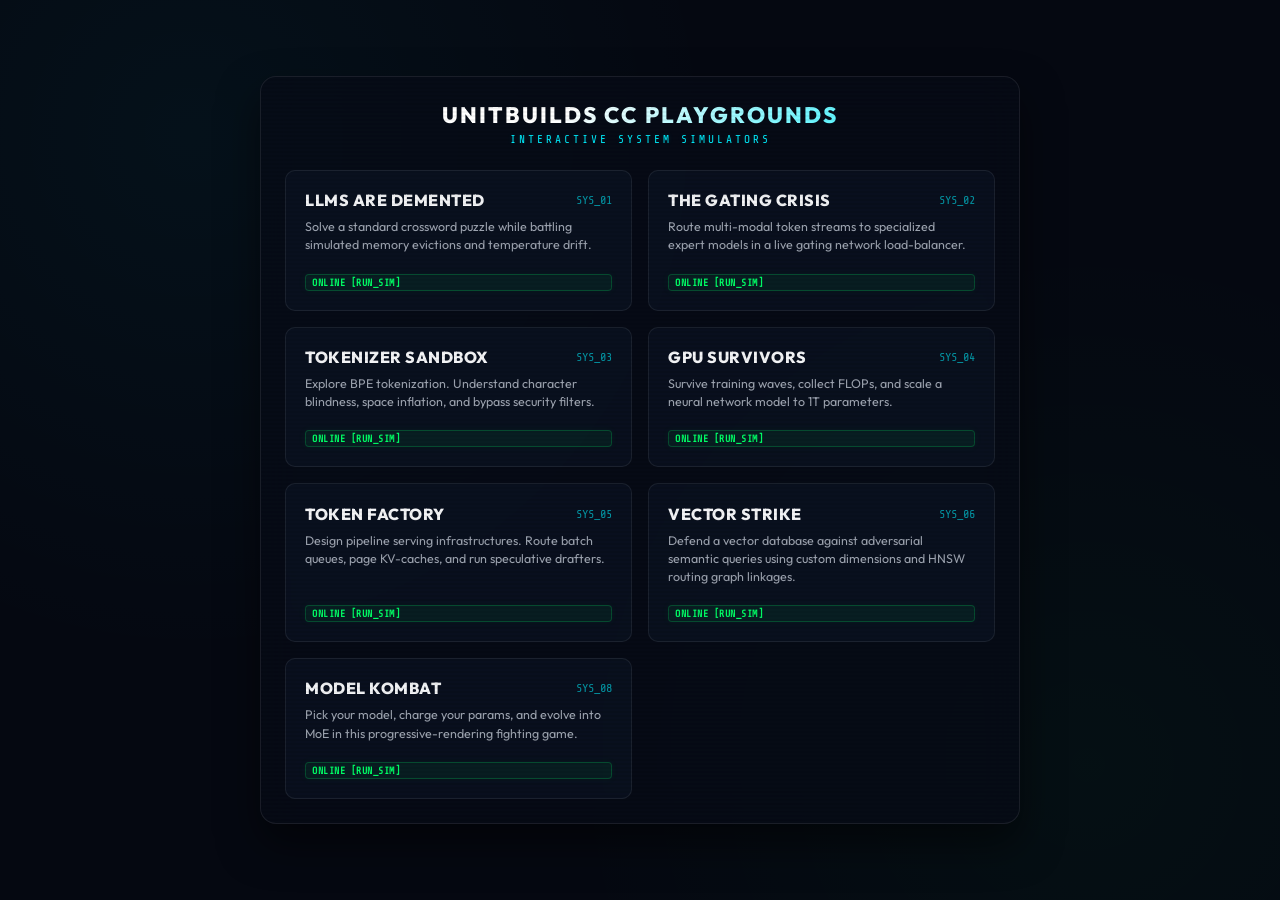
<file: index.html>
<!DOCTYPE html>
<html lang="en">
<head>
    <meta charset="UTF-8">
    <meta name="viewport" content="width=device-width, initial-scale=1.0">
    <title>UnitBuilds CC - Interactive Playgrounds</title>
    <link rel="preconnect" href="https://fonts.googleapis.com">
    <link rel="preconnect" href="https://fonts.gstatic.com" crossorigin>
    <link href="https://fonts.googleapis.com/css2?family=Outfit:wght@400;600;800&family=Share+Tech+Mono&display=swap" rel="stylesheet">
    <style>
        :root {
            --bg: #050811;
            --text-primary: #f3f4f6;
            --text-muted: #9ca3af;
            --cyan: #00f0ff;
            --cyan-glow: rgba(0, 240, 255, 0.15);
            --border: rgba(255, 255, 255, 0.08);
            --panel: rgba(13, 20, 38, 0.6);
            --font-ui: 'Outfit', sans-serif;
            --font-mono: 'Share Tech Mono', monospace;
        }
        * {
            box-sizing: border-box;
            margin: 0;
            padding: 0;
        }
        body {
            background-color: var(--bg);
            color: var(--text-primary);
            font-family: var(--font-ui);
            min-height: 100vh;
            display: flex;
            align-items: center;
            justify-content: center;
            background-image: 
                radial-gradient(circle at 15% 15%, rgba(0, 240, 255, 0.04) 0%, transparent 40%),
                radial-gradient(circle at 85% 85%, rgba(0, 255, 102, 0.03) 0%, transparent 40%);
            background-attachment: fixed;
            overflow: auto;
            padding: 2rem 1rem;
        }
        .console-frame {
            background: rgba(8, 12, 24, 0.7);
            border: 1px solid var(--border);
            border-radius: 16px;
            padding: 1.5rem;
            max-width: 760px;
            width: 100%;
            backdrop-filter: blur(20px);
            box-shadow: 0 20px 40px rgba(0, 0, 0, 0.5), inset 0 0 20px rgba(255, 255, 255, 0.01);
            position: relative;
        }
        /* CRT style scanlines on the frame */
        .console-frame::before {
            content: " ";
            display: block;
            position: absolute;
            top: 0; left: 0; bottom: 0; right: 0;
            background: linear-gradient(rgba(18, 16, 16, 0) 50%, rgba(0, 0, 0, 0.12) 50%);
            background-size: 100% 4px;
            z-index: 10;
            pointer-events: none;
            border-radius: 16px;
            opacity: 0.4;
        }
        header {
            text-align: center;
            margin-bottom: 1.5rem;
        }
        h1 {
            font-size: 1.4rem;
            text-transform: uppercase;
            letter-spacing: 2px;
            background: linear-gradient(135deg, #ffffff 40%, var(--cyan) 100%);
            -webkit-background-clip: text;
            -webkit-text-fill-color: transparent;
            font-weight: 800;
        }
        p.subtitle {
            font-family: var(--font-mono);
            color: var(--cyan);
            font-size: 0.7rem;
            letter-spacing: 3px;
            margin-top: 0.25rem;
            text-shadow: 0 0 5px var(--cyan-glow);
        }
        .grid {
            display: grid;
            grid-template-columns: repeat(2, 1fr);
            gap: 1rem;
        }
        @media (max-width: 700px) {
            .grid {
                grid-template-columns: 1fr;
            }
            body {
                overflow: auto;
            }
        }
        .card {
            background: var(--panel);
            border: 1px solid var(--border);
            border-radius: 10px;
            padding: 1.2rem;
            text-decoration: none;
            color: inherit;
            display: flex;
            flex-direction: column;
            position: relative;
            transition: border-color 0.25s, transform 0.2s, box-shadow 0.25s;
            cursor: pointer;
        }
        .card:hover {
            border-color: var(--cyan);
            transform: translateY(-2px);
            box-shadow: 0 0 15px rgba(0, 240, 255, 0.08);
        }
        .card.coming-soon {
            opacity: 0.45;
            cursor: not-allowed;
            background: rgba(10, 15, 30, 0.3);
        }
        .card.coming-soon:hover {
            border-color: var(--border);
            transform: none;
            box-shadow: none;
        }
        .card-header {
            display: flex;
            justify-content: space-between;
            align-items: center;
            margin-bottom: 0.5rem;
        }
        .card-index {
            font-family: var(--font-mono);
            font-size: 0.75rem;
            color: var(--cyan);
            opacity: 0.6;
        }
        .card h2 {
            font-size: 1rem;
            color: var(--text-primary);
            text-transform: uppercase;
            font-weight: 800;
            letter-spacing: 0.5px;
        }
        .card:hover h2 {
            color: var(--cyan);
        }
        .card.coming-soon:hover h2 {
            color: var(--text-primary);
        }
        .card p {
            font-size: 0.78rem;
            color: var(--text-muted);
            line-height: 1.45;
            margin-bottom: 1.2rem;
            flex-grow: 1;
        }
        .badge {
            display: inline-block;
            font-family: var(--font-mono);
            font-size: 0.62rem;
            padding: 2px 6px;
            border-radius: 4px;
            font-weight: bold;
            letter-spacing: 0.5px;
        }
        .badge.active {
            background: rgba(0, 255, 102, 0.06);
            color: #00ff66;
            border: 1px solid rgba(0, 255, 102, 0.2);
            box-shadow: 0 0 8px rgba(0, 255, 102, 0.05);
        }
        .badge.offline {
            background: rgba(255, 255, 255, 0.02);
            color: var(--text-muted);
            border: 1px solid var(--border);
        }
    </style>
</head>
<body>
    <div class="console-frame">
        <header>
            <h1>UnitBuilds CC Playgrounds</h1>
            <p class="subtitle">INTERACTIVE SYSTEM SIMULATORS</p>
        </header>
        
        <div class="grid">
            <a href="crossword/" class="card">
                <div class="card-header">
                    <h2>LLMs Are Demented</h2>
                    <span class="card-index">SYS_01</span>
                </div>
                <p>Solve a standard crossword puzzle while battling simulated memory evictions and temperature drift.</p>
                <span class="badge active">ONLINE [RUN_SIM]</span>
            </a>
            
            <a href="gating-crisis/" class="card">
                <div class="card-header">
                    <h2>The Gating Crisis</h2>
                    <span class="card-index">SYS_02</span>
                </div>
                <p>Route multi-modal token streams to specialized expert models in a live gating network load-balancer.</p>
                <span class="badge active">ONLINE [RUN_SIM]</span>
            </a>

            <a href="tokenizer-sandbox/" class="card">
                <div class="card-header">
                    <h2>Tokenizer Sandbox</h2>
                    <span class="card-index">SYS_03</span>
                </div>
                <p>Explore BPE tokenization. Understand character blindness, space inflation, and bypass security filters.</p>
                <span class="badge active">ONLINE [RUN_SIM]</span>
            </a>

            <a href="gpu-survivors/" class="card">
                <div class="card-header">
                    <h2>GPU Survivors</h2>
                    <span class="card-index">SYS_04</span>
                </div>
                <p>Survive training waves, collect FLOPs, and scale a neural network model to 1T parameters.</p>
                <span class="badge active">ONLINE [RUN_SIM]</span>
            </a>

            <a href="token-factory/" class="card">
                <div class="card-header">
                    <h2>Token Factory</h2>
                    <span class="card-index">SYS_05</span>
                </div>
                <p>Design pipeline serving infrastructures. Route batch queues, page KV-caches, and run speculative drafters.</p>
                <span class="badge active">ONLINE [RUN_SIM]</span>
            </a>

            <a href="vector-strike/" class="card">
                <div class="card-header">
                    <h2>Vector Strike</h2>
                    <span class="card-index">SYS_06</span>
                </div>
                <p>Defend a vector database against adversarial semantic queries using custom dimensions and HNSW routing graph linkages.</p>
                <span class="badge active">ONLINE [RUN_SIM]</span>
            </a>

            <a href="llm-fighter/" class="card">
                <div class="card-header">
                    <h2>Model Kombat</h2>
                    <span class="card-index">SYS_08</span>
                </div>
                <p>Pick your model, charge your params, and evolve into MoE in this progressive-rendering fighting game.</p>
                <span class="badge active">ONLINE [RUN_SIM]</span>
            </a>
        </div>
    </div>
</body>
</html>
</file>
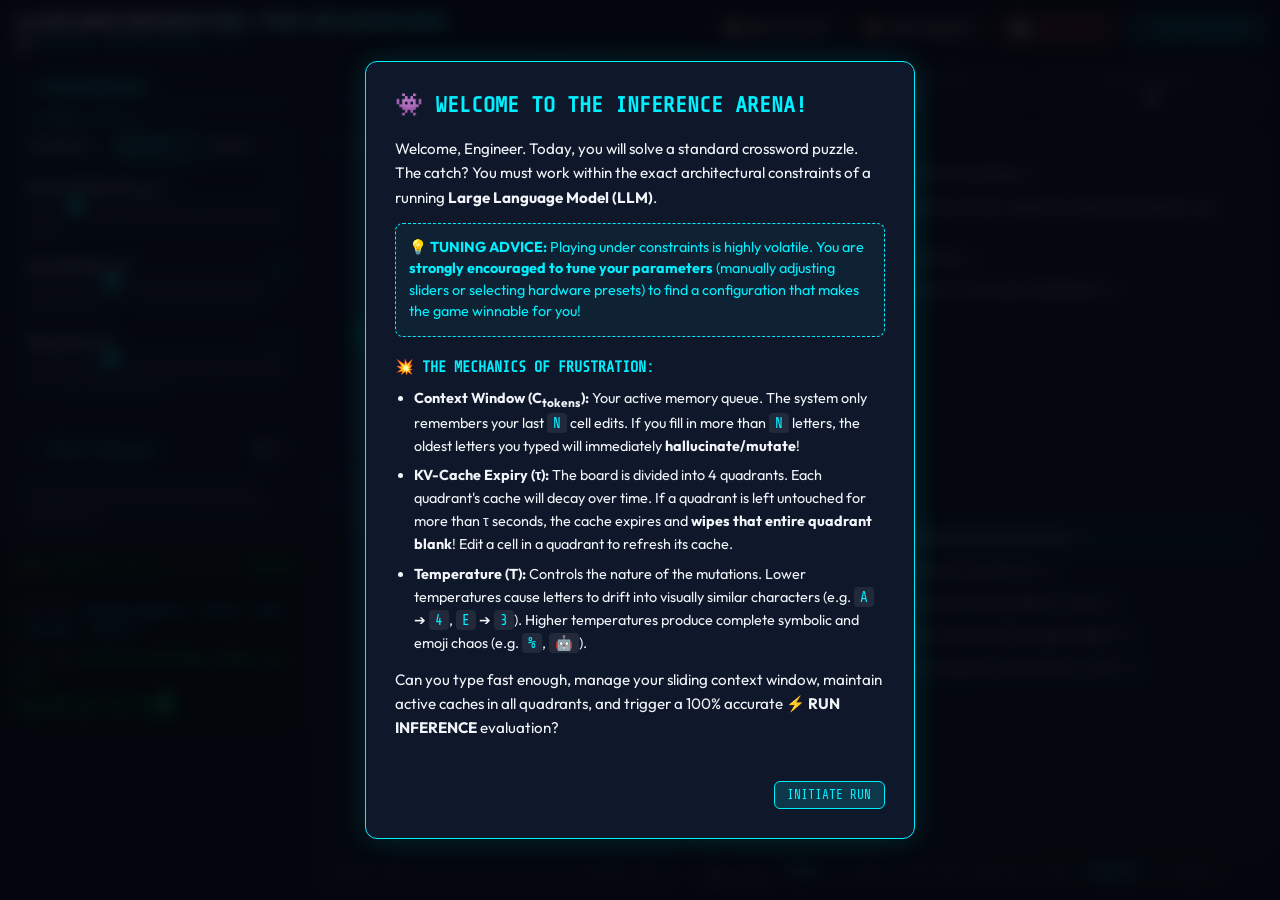
<file: crossword/index.html>
<!DOCTYPE html>
<html lang="en">
<head>
    <meta charset="UTF-8">
    <meta name="viewport" content="width=device-width, initial-scale=1.0">
    <title>LLMs are Demented: The Crossword (Mechanical Sympathy Edition)</title>
    <meta name="description" content="An interactive crossword puzzle simulator that challenges you to solve clues under the real-time operational constraints of LLM inference: sliding context windows, KV-cache decay, and temperature-based hallucinations.">
    <link rel="stylesheet" href="style.css">
</head>
<body>

    <!-- Header -->
    <header>
        <div class="title-container">
            <h1 id="main-title">LLMs are Demented: The Crossword</h1>
            <p id="sub-title">🤖 MECHANICAL SYMPATHY EDITION v1.0.0</p>
        </div>
        <div class="header-actions">
            <button id="btn-how-to" class="btn" onclick="openHowToModal()">📖 HOW TO PLAY</button>
            <button id="btn-weights" class="btn" onclick="openWeightsModal()">🧠 VIEW WEIGHTS</button>
            <button id="btn-reset" class="btn btn-danger" onclick="resetGame()">🔄 HARD RESET</button>
            <button id="btn-inference" class="btn btn-primary" onclick="runInference()">⚡ RUN INFERENCE</button>
        </div>
    </header>

    <!-- Main Layout Grid -->
    <main>
        
        <!-- Left Sidebar: Controls & Logger -->
        <div class="sidebar">
            
            <!-- Parameters Control Panel -->
            <section class="panel" aria-labelledby="controls-title">
                <h2 id="controls-title" class="panel-title">⚙️ HYPERPARAMETERS</h2>
                
                <!-- Preset Selectors -->
                <div class="preset-selector-container" style="margin-bottom: 1.2rem;">
                    <span class="slider-desc" style="display: block; margin-bottom: 0.5rem; font-weight: 600; font-family: var(--font-mono); color: var(--color-cyan);">⚙️ Hardware Presets:</span>
                    <div style="display: flex; gap: 0.4rem;">
                        <button id="preset-enterprise" class="btn btn-preset" onclick="applyPreset('enterprise')" style="flex: 1; padding: 0.35rem 0.2rem; font-size: 0.75rem; text-align: center; text-transform: uppercase;">Enterprise</button>
                        <button id="preset-local" class="btn btn-preset active" onclick="applyPreset('local')" style="flex: 1; padding: 0.35rem 0.2rem; font-size: 0.75rem; text-align: center; text-transform: uppercase;">Local 7B</button>
                        <button id="preset-toaster" class="btn btn-preset" onclick="applyPreset('toaster')" style="flex: 1; padding: 0.35rem 0.2rem; font-size: 0.75rem; text-align: center; text-transform: uppercase;">Toaster</button>
                    </div>
                </div>

                <div class="parameter-control">
                    
                    <!-- Context Window Slider -->
                    <div class="slider-group">
                        <div class="slider-info">
                            <span class="slider-label">Context Window (C<sub>tokens</sub>)</span>
                            <span id="val-context" class="slider-val">32</span>
                        </div>
                        <input type="range" id="slider-context" min="12" max="128" value="32" step="1">
                        <span class="slider-desc">Active memory limit. Exceeding this causes older inputs to mutate.</span>
                    </div>

                    <!-- Cache Retention Slider -->
                    <div class="slider-group">
                        <div class="slider-info">
                            <span class="slider-label">Cache Retention (&tau;)</span>
                            <span id="val-cache" class="slider-val">45s</span>
                        </div>
                        <input type="range" id="slider-cache" min="10" max="120" value="45" step="1">
                        <span class="slider-desc">KV-cache expiry timer. Inactive board quadrants are cleared to blank.</span>
                    </div>

                    <!-- Temperature Slider -->
                    <div class="slider-group">
                        <div class="slider-info">
                            <span class="slider-label">Temperature (T)</span>
                            <span id="val-temp" class="slider-val">0.7</span>
                        </div>
                        <input type="range" id="slider-temp" min="0.1" max="2.0" value="0.7" step="0.1">
                        <span class="slider-desc">Chaos factor. Higher values cause random symbol swaps; lower values cause lookalike drift.</span>
                    </div>

                    <!-- Blind Inference Mode Toggle -->
                    <div class="toggle-group" style="margin-top: 1rem; padding-top: 0.8rem; border-top: 1px dashed var(--bg-panel-border); display: flex; align-items: center; justify-content: space-between;">
                        <span class="slider-label" style="font-family: var(--font-mono); font-size: 0.8rem; color: var(--color-cyan); font-weight: 600;">🕶️ Blind Inference:</span>
                        <label class="switch">
                            <input type="checkbox" id="toggle-blind-mode">
                            <span class="slider-round"></span>
                        </label>
                    </div>
                    <span class="slider-desc" style="margin-top: 0.2rem; display: block; font-size: 0.72rem; line-height: 1.35; color: var(--text-muted);">Hides all visual context decay, warnings, and mutations until final evaluation. Test your blind coordination!</span>

                </div>
            </section>

            <!-- Old School Retro CRT Terminal Logger -->
            <section class="retro-terminal-wrapper" aria-labelledby="terminal-title">
                <div id="terminal-title" class="terminal-header">
                    <span>📟 inference_log.sh</span>
                    <span id="terminal-status" style="color: #00ff66;">ONLINE</span>
                </div>
                <div id="terminal-screen" class="terminal-screen" role="log">
                    <div id="log-history"></div>
                    <div class="terminal-prompt-line" style="margin-top: auto; border-top: 1px dashed rgba(0, 255, 102, 0.15); padding-top: 0.4rem;">
                        <span>guest@forem-node:~$ </span><span class="blink-cursor">█</span>
                    </div>
                </div>
            </section>

        </div>

        <!-- Right Side: Game Board, Clues & Live Metrics -->
        <div class="game-area">

            <!-- Stats Ribbon -->
            <div class="stats-ribbon" role="region" aria-label="Live Metrics">
                <div class="stat-card">
                    <div class="stat-label">Model Accuracy</div>
                    <div id="metric-accuracy" class="stat-value highlight-green">0%</div>
                </div>
                <div class="stat-card">
                    <div class="stat-label">Keystrokes Input</div>
                    <div id="metric-keystrokes" class="stat-value">0</div>
                </div>
                <div class="stat-card">
                    <div class="stat-label">KV-Cache Evictions</div>
                    <div id="metric-evictions" class="stat-value highlight-red">0</div>
                </div>
                <div class="stat-card">
                    <div class="stat-label">Hallucinations</div>
                    <div id="metric-mutations" class="stat-value highlight-amber">0</div>
                </div>
            </div>

            <!-- Playboard Area -->
            <div class="playboard-grid">
                
                <!-- Crossword Board Grid Container -->
                <div class="board-container">
                    
                    <!-- 4 Quadrants Display overlays behind board -->
                    <div class="quadrant-overlay">
                        <div id="quadrant-1" class="quadrant-sector">
                            <span class="quadrant-timer-indicator q1-timer">Q1 CACHE: 15s</span>
                        </div>
                        <div id="quadrant-2" class="quadrant-sector">
                            <span class="quadrant-timer-indicator q2-timer">Q2 CACHE: 15s</span>
                        </div>
                        <div id="quadrant-3" class="quadrant-sector">
                            <span class="quadrant-timer-indicator q3-timer">Q3 CACHE: 15s</span>
                        </div>
                        <div id="quadrant-4" class="quadrant-sector">
                            <span class="quadrant-timer-indicator q4-timer">Q4 CACHE: 15s</span>
                        </div>
                    </div>

                    <!-- Dynamic Crossword Board Matrix -->
                    <div id="crossword-board" class="crossword-board" role="grid" aria-label="Crossword Grid">
                        <!-- Loaded dynamically via JavaScript -->
                    </div>

                </div>

                <!-- Clues Panel -->
                <div class="clues-panel">
                    
                    <!-- Across Clues -->
                    <section class="clues-section" aria-labelledby="across-title">
                        <h3 id="across-title">➡️ ACROSS</h3>
                        <div id="clues-across" class="clues-list" role="list">
                            <!-- Populated via Javascript -->
                        </div>
                    </section>

                    <!-- Down Clues -->
                    <section class="clues-section" aria-labelledby="down-title">
                        <h3 id="down-title">⬇️ DOWN</h3>
                        <div id="clues-down" class="clues-list" role="list">
                            <!-- Populated via Javascript -->
                        </div>
                    </section>

                    <!-- Keyboard Tip -->
                    <div class="keyboard-tip" style="grid-column: span 1; font-family: var(--font-mono); font-size: 0.78rem; color: var(--text-muted); border-top: 1px dashed var(--bg-panel-border); padding-top: 0.8rem; display: flex; align-items: center; gap: 0.5rem; margin-top: -0.2rem;">
                        <span>⌨️</span>
                        <span><strong>Tip:</strong> Press <code style="background: rgba(255,255,255,0.06); padding: 1px 4px; border-radius: 3px; color: var(--color-cyan);">[Tab]</code> to jump to the next question. Press <code style="background: rgba(255,255,255,0.06); padding: 1px 4px; border-radius: 3px; color: var(--color-cyan);">[Space]</code> to toggle direction.</span>
                    </div>

                </div>

            </div>

        </div>

    </main>

    <!-- Modals -->

    <!-- How To Play Modal -->
    <div id="modal-howto" class="modal-overlay" role="dialog" aria-modal="true" aria-labelledby="modal-howto-title">
        <div class="modal-content">
            <h3 id="modal-howto-title" class="modal-title">👾 Welcome to The Inference Arena!</h3>
            <div class="modal-body">
                <p>Welcome, Engineer. Today, you will solve a standard crossword puzzle. The catch? You must work within the exact architectural constraints of a running <strong>Large Language Model (LLM)</strong>.</p>
                
                <p style="border: 1px dashed var(--color-cyan); padding: 0.8rem; border-radius: 8px; background: rgba(0, 240, 255, 0.05); font-size: 0.9rem; color: var(--color-cyan); margin-bottom: 1.2rem; line-height: 1.5;">
                    💡 <strong>TUNING ADVICE:</strong> Playing under constraints is highly volatile. You are <strong>strongly encouraged to tune your parameters</strong> (manually adjusting sliders or selecting hardware presets) to find a configuration that makes the game winnable for you!
                </p>
                
                <h4>💥 THE MECHANICS OF FRUSTRATION:</h4>
                <ul>
                    <li><strong>Context Window (C<sub>tokens</sub>):</strong> Your active memory queue. The system only remembers your last <code>N</code> cell edits. If you fill in more than <code>N</code> letters, the oldest letters you typed will immediately <strong>hallucinate/mutate</strong>!</li>
                    <li><strong>KV-Cache Expiry (&tau;):</strong> The board is divided into 4 quadrants. Each quadrant's cache will decay over time. If a quadrant is left untouched for more than &tau; seconds, the cache expires and <strong>wipes that entire quadrant blank</strong>! Edit a cell in a quadrant to refresh its cache.</li>
                    <li><strong>Temperature (T):</strong> Controls the nature of the mutations. Lower temperatures cause letters to drift into visually similar characters (e.g. <code>A</code> ➔ <code>4</code>, <code>E</code> ➔ <code>3</code>). Higher temperatures produce complete symbolic and emoji chaos (e.g. <code>%</code>, <code>🤖</code>).</li>
                </ul>

                <p>Can you type fast enough, manage your sliding context window, maintain active caches in all quadrants, and trigger a 100% accurate <strong>⚡ RUN INFERENCE</strong> evaluation?</p>
            </div>
            <div class="modal-footer">
                <button class="btn btn-primary" onclick="closeHowToModal()">INITIATE RUN</button>
            </div>
        </div>
    </div>

    <!-- Share Score/Endgame Modal -->
    <div id="modal-share" class="modal-overlay" role="dialog" aria-modal="true" aria-labelledby="modal-share-title">
        <div class="modal-content">
            <h3 id="modal-share-title" class="modal-title">📊 INFERENCE EVALUATION</h3>
            <div class="modal-body">
                <p id="share-status-message">Evaluating model output accuracy...</p>
                <div id="share-preview" class="share-preview-box">
                    <!-- Copy Paste block generated here -->
                </div>
            </div>
            <div class="modal-footer">
                <button class="btn" onclick="closeShareModal()">CLOSE</button>
                <button id="btn-copy-clipboard" class="btn btn-primary" onclick="copyScoreClipboard()">📋 COPY SCORE</button>
            </div>
        </div>
    </div>

    <!-- View Weights / Cheatsheet Modal -->
    <div id="modal-weights" class="modal-overlay" role="dialog" aria-modal="true" aria-labelledby="modal-weights-title">
        <div class="modal-content" style="max-width: 600px;">
            <h3 id="modal-weights-title" class="modal-title">🧠 MODEL WEIGHTS DUMP</h3>
            <div class="modal-body">
                <p style="font-family: var(--font-mono); font-size: 0.85rem; color: var(--text-muted); border-bottom: 1px dashed var(--bg-panel-border); padding-bottom: 0.5rem; margin-bottom: 1rem;">
                    [SYSTEM_READ] Querying database for semantic associations...
                </p>
                <div class="weights-statements-list" style="display: flex; flex-direction: column; gap: 0.8rem; font-size: 0.95rem; line-height: 1.5; font-family: var(--font-mono);">
                    <p><strong>1. WEIGHTS</strong> are the learned numerical parameters inside neural network layers.</p>
                    <p><strong>2. TOKEN</strong> is the fundamental unit of text processed by a transformer.</p>
                    <p><strong>3. MODEL</strong> is a trained system of weights and biases representing patterns in data.</p>
                    <p><strong>4. EPOCH</strong> is one complete pass through the entire training dataset.</p>
                    <p><strong>5. BIAS</strong> is the additive parameter offset applied in dense layers alongside weights.</p>
                    <p><strong>6. ATTENTION</strong> is the core transformer mechanism that dynamically weights the relationships between input tokens.</p>
                    <p><strong>7. LOSS</strong> is the error metric minimized during training.</p>
                    <p><strong>7. LAYER</strong> is a repeating block of neural network computations (like attention or MLP).</p>
                    <p><strong>8. PROMPT</strong> is the input instructions or query fed into an LLM to steer its generation.</p>
                </div>
            </div>
            <div class="modal-footer">
                <button class="btn btn-primary" onclick="closeWeightsModal()">CLOSE WEIGHTS</button>
            </div>
        </div>
    </div>

    <!-- Script loading -->
    <script src="app.js"></script>

</body>
</html>
</file>
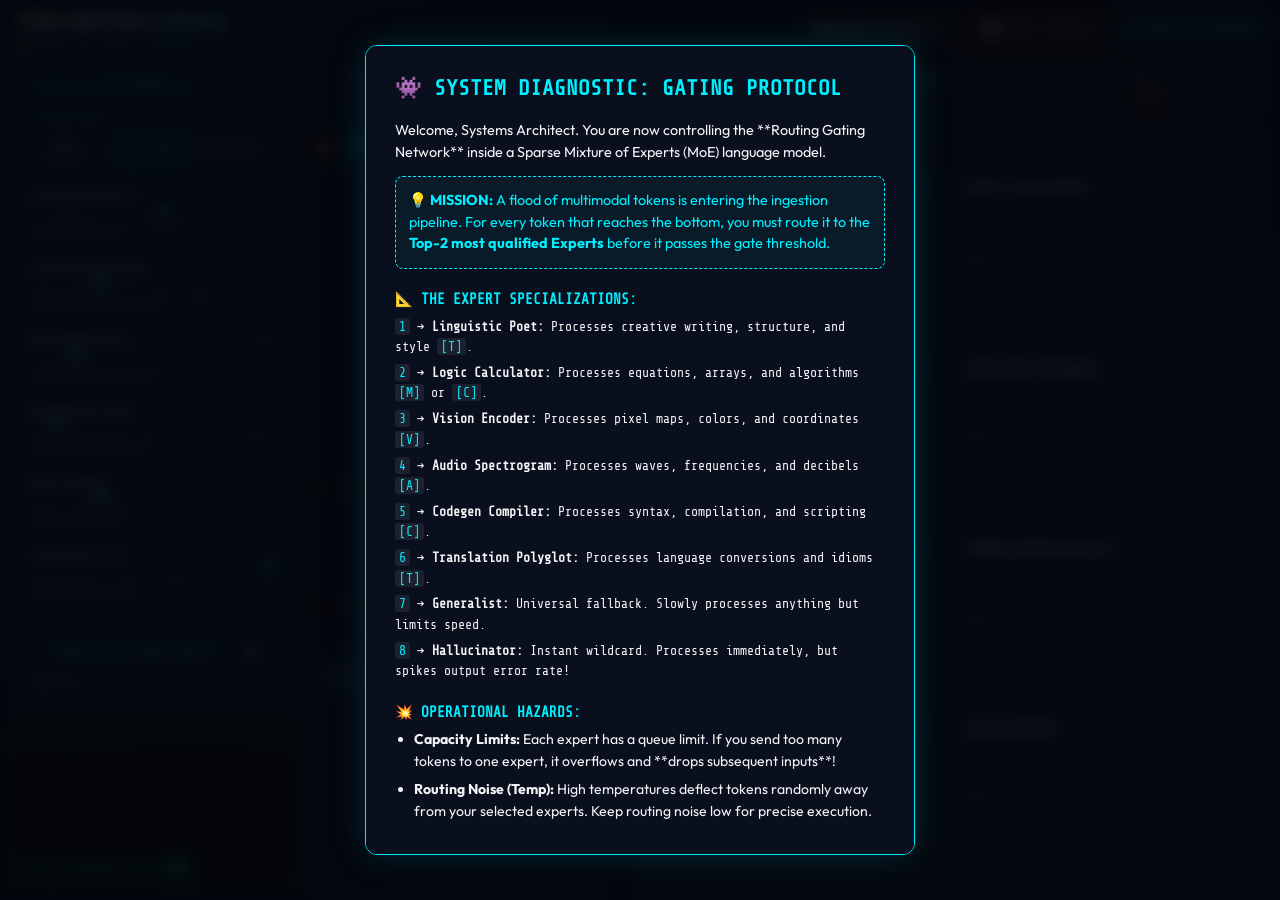
<file: gating-crisis/index.html>
<!DOCTYPE html>
<html lang="en">
<head>
    <meta charset="UTF-8">
    <meta name="viewport" content="width=device-width, initial-scale=1.0">
    <title>The Gating Crisis: Sparse MoE Router Simulator</title>
    <meta name="description" content="An interactive Mixture of Experts (MoE) routing game. Balance expert network capacity limits, manage routing noise (temperature), and route incoming multimodal tokens.">
    <link rel="preconnect" href="https://fonts.googleapis.com">
    <link rel="preconnect" href="https://fonts.gstatic.com" crossorigin>
    <link href="https://fonts.googleapis.com/css2?family=Outfit:wght@400;600;800&family=Share+Tech+Mono&family=VT323&display=swap" rel="stylesheet">
    <link rel="stylesheet" href="style.css">
</head>
<body>

    <!-- Header -->
    <header>
        <div class="title-container">
            <h1 id="main-title">The Gating Crisis</h1>
            <p id="sub-title">🤖 SPARSE MoE ROUTER SIMULATOR v1.0.0</p>
        </div>
        <div class="header-actions">
            <button id="btn-how-to" class="btn" onclick="openHowToModal()">📖 ROUTER PROTOCOL</button>
            <button id="btn-reset" class="btn btn-danger" onclick="resetGame()">🔄 RESET ROUTER</button>
            <button id="btn-start" class="btn btn-primary" onclick="startGame()">⚡ INITIATE STREAM</button>
        </div>
    </header>

    <!-- Main Layout -->
    <main>
        
        <!-- Left Column: Controls & Log Console -->
        <div class="sidebar">
            
            <!-- Parameters Panel -->
            <section class="panel" aria-labelledby="controls-title">
                <h2 id="controls-title" class="panel-title">⚙️ ROUTER HYPERPARAMETERS</h2>
                
                <!-- Presets -->
                <div class="preset-selector-container" style="margin-bottom: 1.2rem;">
                    <span class="slider-desc" style="display: block; margin-bottom: 0.5rem; font-weight: 600; font-family: var(--font-mono); color: var(--color-cyan);">⚙️ Gating Presets:</span>
                    <div style="display: flex; gap: 0.4rem;">
                        <button id="preset-edge" class="btn btn-preset" onclick="applyPreset('edge')" style="flex: 1; padding: 0.35rem 0.2rem; font-size: 0.72rem; text-align: center;">Edge Toaster</button>
                        <button id="preset-local" class="btn btn-preset active" onclick="applyPreset('local')" style="flex: 1; padding: 0.35rem 0.2rem; font-size: 0.72rem; text-align: center;">Local 8x7B</button>
                        <button id="preset-datacenter" class="btn btn-preset" onclick="applyPreset('datacenter')" style="flex: 1; padding: 0.35rem 0.2rem; font-size: 0.72rem; text-align: center;">DataCenter</button>
                    </div>
                </div>

                <div class="parameter-control">
                    <!-- Speed Slider -->
                    <div class="slider-group">
                        <div class="slider-info">
                            <span class="slider-label">Token Spawn Interval</span>
                            <span id="val-speed" class="slider-val">6.8s</span>
                        </div>
                        <input type="range" id="slider-speed" min="0.5" max="12.0" value="6.8" step="0.1">
                        <span class="slider-desc">Interval between new token arrivals. Shorter times increase queue density.</span>
                    </div>

                    <!-- Movement Speed Slider -->
                    <div class="slider-group">
                        <div class="slider-info">
                            <span class="slider-label">Token Movement Speed</span>
                            <span id="val-movement-speed" class="slider-val">1.0x</span>
                        </div>
                        <input type="range" id="slider-movement-speed" min="0.2" max="3.0" value="1.0" step="0.1">
                        <span class="slider-desc">Descent speed down the conveyor. Speed up to avoid congestion at fast spawn rates.</span>
                    </div>

                    <!-- Runway Limit Slider -->
                    <div class="slider-group">
                        <div class="slider-info">
                            <span class="slider-label">Routing Runway Size</span>
                            <span id="val-runway" class="slider-val">120px</span>
                        </div>
                        <input type="range" id="slider-runway" min="60" max="380" value="120" step="10">
                        <span class="slider-desc">Vertical height of the active routing zone. Larger values provide a longer input runway.</span>
                    </div>

                    <!-- Noise / Temp Slider -->
                    <div class="slider-group">
                        <div class="slider-info">
                            <span class="slider-label">Routing Noise (Temp)</span>
                            <span id="val-noise" class="slider-val">0.1</span>
                        </div>
                        <input type="range" id="slider-noise" min="0.0" max="1.0" value="0.1" step="0.1">
                        <span class="slider-desc">Gating noise probability. Higher values randomly deflect tokens to incorrect experts.</span>
                    </div>

                    <!-- Expert Capacity Limit Slider -->
                    <div class="slider-group">
                        <div class="slider-info">
                            <span class="slider-label">Expert Capacity</span>
                            <span id="val-capacity" class="slider-val">5</span>
                        </div>
                        <input type="range" id="slider-capacity" min="3" max="10" value="5" step="1">
                        <span class="slider-desc">Maximum token queue limit per Expert. Overloading causes Capacity Drops.</span>
                    </div>

                    <!-- Expert Count Slider -->
                    <div class="slider-group">
                        <div class="slider-info">
                            <span class="slider-label">Active Expert Count</span>
                            <span id="val-experts-count" class="slider-val">8</span>
                        </div>
                        <input type="range" id="slider-experts-count" min="4" max="8" value="8" step="4">
                        <span class="slider-desc">Toggles between 4-Expert (Simplified) and 8-Expert (Enterprise) architectures.</span>
                    </div>

                    <!-- Mask Hints Toggle -->
                    <div class="slider-group" style="margin-top: 0.5rem; border-top: 1px dashed var(--bg-panel-border); padding-top: 0.8rem;">
                        <label class="switch-container">
                            <span class="slider-label" style="font-weight: 600; color: var(--color-cyan);">🕶️ MASK ROUTING HINTS</span>
                            <div class="switch-wrapper">
                                <input type="checkbox" id="toggle-hints">
                                <span class="switch-slider"></span>
                            </div>
                        </label>
                        <span class="slider-desc" style="margin-top: 0.3rem;">Hides recommended key badges on tokens and pulses on expert cards.</span>
                    </div>
                </div>
            </section>

            <!-- CRT Terminal Logger -->
            <section class="retro-terminal-wrapper" aria-labelledby="terminal-title">
                <div id="terminal-title" class="terminal-header">
                    <span>📟 gating_network.sh</span>
                    <span id="terminal-status" style="color: #00ff66;">ONLINE</span>
                </div>
                <div id="terminal-screen" class="terminal-screen" role="log">
                    <div id="log-history"></div>
                    <div class="terminal-prompt-line" style="margin-top: auto; border-top: 1px dashed rgba(0, 255, 102, 0.15); padding-top: 0.4rem;">
                        <span>gating-router@moe-node:~$ </span><span class="blink-cursor">█</span>
                    </div>
                </div>
            </section>
        </div>

        <!-- Center / Right Columns: Token Conveyor and Expert Load Balancer -->
        <div class="game-area">
            
            <!-- Live Metrics Ribbon -->
            <div class="stats-ribbon" role="region" aria-label="Live Metrics">
                <div class="stat-card">
                    <div class="stat-label">Routing Latency</div>
                    <div id="metric-latency" class="stat-value highlight-green">0ms</div>
                </div>
                <div class="stat-card">
                    <div class="stat-label">Routing Perplexity</div>
                    <div id="metric-perplexity" class="stat-value">0%</div>
                </div>
                <div class="stat-card">
                    <div class="stat-label">Capacity Drops</div>
                    <div id="metric-drops" class="stat-value highlight-red">0</div>
                </div>
                <div class="stat-card">
                    <div class="stat-label">Error Rate</div>
                    <div id="metric-errors" class="stat-value highlight-amber">0%</div>
                </div>
            </div>

            <!-- Central Simulation Screen -->
            <div class="simulation-grid">
                
                <!-- Conveyor Belt Queue (Left Side of Main Area) -->
                <div class="conveyor-panel">
                    <div class="panel-header">
                        <span>📥 TOKEN INGESTION PIPELINE</span>
                    </div>
                    <div class="conveyor-container">
                        <!-- Conveyor grid track -->
                        <div id="conveyor-track" class="conveyor-track">
                            <!-- Tokens spawn and slide down here -->
                        </div>
                        
                        <!-- Routing Active Gateway Line -->
                        <div class="router-active-line">
                            <div class="active-warning-text">ROUTING GATEWAY ACTIVE</div>
                        </div>

                        <!-- Target Router Gate Threshold -->
                        <div class="router-gate-line">
                            <div class="gate-warning-text">GATING THRESHOLD [TOP-2 REQUIRED]</div>
                        </div>
                    </div>
                    
                    <!-- Hotkey Controls Cheat Bar -->
                    <div class="hotkey-hint">
                        <span>⌨️ <strong>Hotkeys:</strong> Press Expert numbers <code>1</code> to <code>8</code> to route tokens. Sparse Top-2 requires 2 selections.</span>
                    </div>
                </div>

                <!-- Expert Load-Balancing Grid (Right Side of Main Area) -->
                <div class="experts-panel">
                    <div class="panel-header">
                        <span>🧠 SPARSE EXPERT FFNS</span>
                    </div>
                    <div id="experts-grid" class="experts-grid">
                        <!-- 8 Experts generated via Javascript -->
                    </div>
                </div>
            </div>
        </div>
    </main>

    <!-- Welcome Modal -->
    <div id="modal-howto" class="modal-overlay active" role="dialog" aria-modal="true" aria-labelledby="modal-howto-title">
        <div class="modal-content">
            <h3 id="modal-howto-title" class="modal-title">👾 System Diagnostic: Gating Protocol</h3>
            <div class="modal-body">
                <p>Welcome, Systems Architect. You are now controlling the **Routing Gating Network** inside a Sparse Mixture of Experts (MoE) language model.</p>
                
                <p style="border: 1px dashed var(--color-cyan); padding: 0.8rem; border-radius: 8px; background: rgba(0, 240, 255, 0.05); font-size: 0.9rem; color: var(--color-cyan); margin-bottom: 1.2rem; line-height: 1.5;">
                    💡 <strong>MISSION:</strong> A flood of multimodal tokens is entering the ingestion pipeline. For every token that reaches the bottom, you must route it to the <strong>Top-2 most qualified Experts</strong> before it passes the gate threshold.
                </p>

                <h4>📐 THE EXPERT SPECIALIZATIONS:</h4>
                <ul class="modal-list">
                    <li><code>1</code> ➔ <strong>Linguistic Poet:</strong> Processes creative writing, structure, and style <code>[T]</code>.</li>
                    <li><code>2</code> ➔ <strong>Logic Calculator:</strong> Processes equations, arrays, and algorithms <code>[M]</code> or <code>[C]</code>.</li>
                    <li><code>3</code> ➔ <strong>Vision Encoder:</strong> Processes pixel maps, colors, and coordinates <code>[V]</code>.</li>
                    <li><code>4</code> ➔ <strong>Audio Spectrogram:</strong> Processes waves, frequencies, and decibels <code>[A]</code>.</li>
                    <li><code>5</code> ➔ <strong>Codegen Compiler:</strong> Processes syntax, compilation, and scripting <code>[C]</code>.</li>
                    <li><code>6</code> ➔ <strong>Translation Polyglot:</strong> Processes language conversions and idioms <code>[T]</code>.</li>
                    <li><code>7</code> ➔ <strong>Generalist:</strong> Universal fallback. Slowly processes anything but limits speed.</li>
                    <li><code>8</code> ➔ <strong>Hallucinator:</strong> Instant wildcard. Processes immediately, but spikes output error rate!</li>
                </ul>

                <h4>💥 OPERATIONAL HAZARDS:</h4>
                <ul>
                    <li><strong>Capacity Limits:</strong> Each expert has a queue limit. If you send too many tokens to one expert, it overflows and **drops subsequent inputs**!</li>
                    <li><strong>Routing Noise (Temp):</strong> High temperatures deflect tokens randomly away from your selected experts. Keep routing noise low for precise execution.</li>
                </ul>
            </div>
            <div class="modal-footer">
                <button class="btn btn-primary" onclick="closeHowToModal()">ENGAGE ROUTER</button>
            </div>
        </div>
    </div>

    <!-- Share Score/Endgame Modal -->
    <div id="modal-share" class="modal-overlay" role="dialog" aria-modal="true" aria-labelledby="modal-share-title">
        <div class="modal-content">
            <h3 id="modal-share-title" class="modal-title">📊 ROUTING PERFORMANCE SCORECARD</h3>
            <div class="modal-body">
                <p id="share-status-message">Evaluating network routing metrics...</p>
                <div id="share-preview" class="share-preview-box">
                    <!-- Generated share stats -->
                </div>
            </div>
            <div class="modal-footer">
                <button class="btn" onclick="closeShareModal()">CLOSE</button>
                <button id="btn-copy-clipboard" class="btn btn-primary" onclick="copyScoreClipboard()">📋 COPY SCORECARD</button>
            </div>
        </div>
    </div>

    <!-- Script -->
    <script src="app.js"></script>
</body>
</html>
</file>
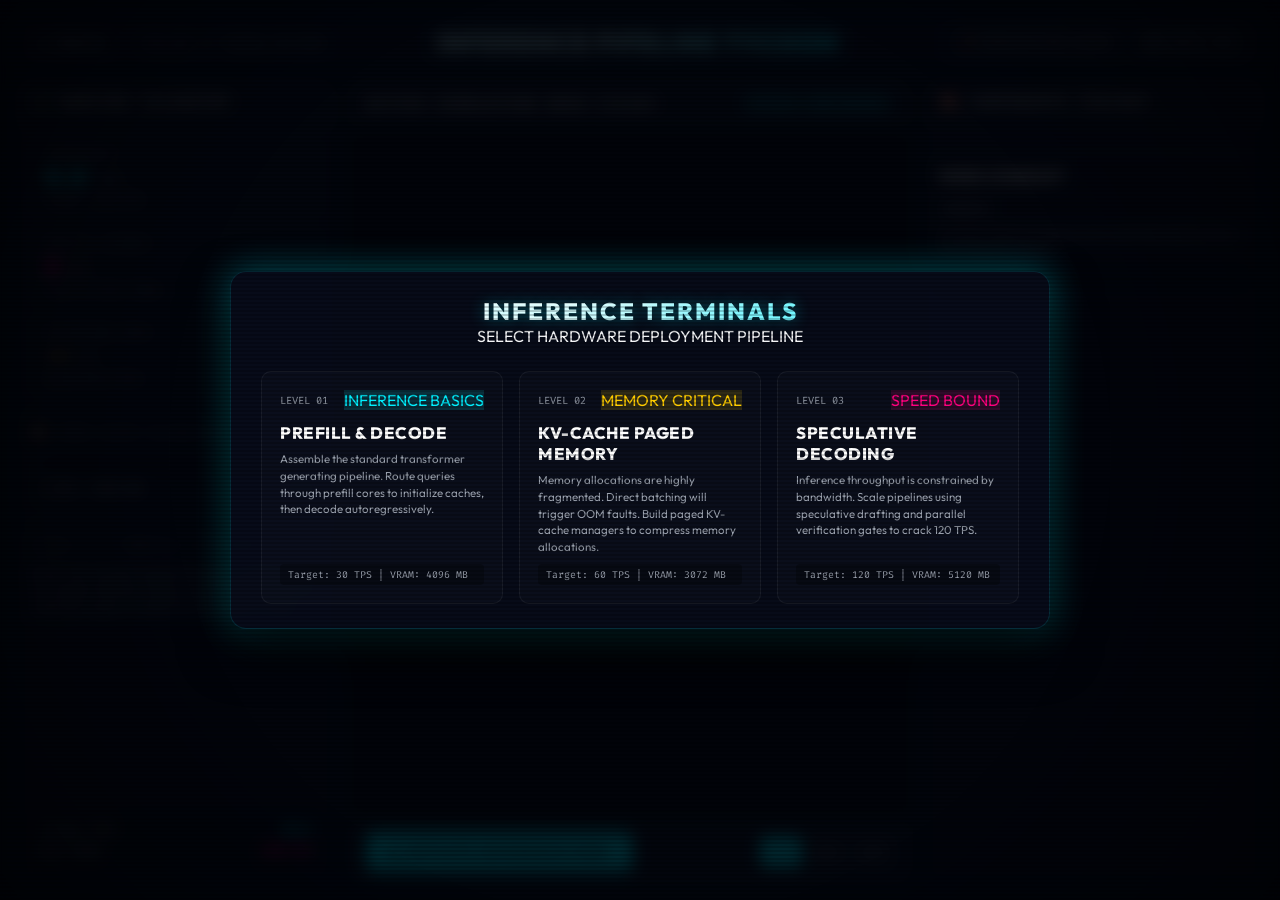
<file: token-factory/index.html>
<!DOCTYPE html>
<html lang="en">
<head>
    <meta charset="UTF-8">
    <meta name="viewport" content="width=device-width, initial-scale=1.0">
    <title>SYS_05 // TOKEN_FACTORY - Inference Pipeline Tycoon</title>
    <link rel="stylesheet" href="style.css?v=1.1">
    <!-- Google Fonts for retro terminal monospace and title styling -->
    <link href="https://fonts.googleapis.com/css2?family=Fira+Code:wght@400;700&family=Outfit:wght@400;800&display=swap" rel="stylesheet">
</head>
<body>
    <!-- CRT SCANLINE SCAN FILTER EFFECT -->
    <div class="crt-overlay"></div>
    <div class="scanlines"></div>

    <!-- MAIN DASHBOARD WRAPPER -->
    <div class="dashboard-wrapper">
        <!-- TOP NAVIGATION CONTROL HEADER -->
        <header class="portal-header">
            <div class="header-left">
                <a href="../" class="back-link" id="btn-back">◀ PORTAL</a>
                <span class="system-code">SYS_05 // TOKEN_FACTORY</span>
            </div>
            <div class="header-center">
                <h1 class="glow-text">INFERENCE PIPELINE TYCOON</h1>
            </div>
            <div class="header-right">
                <button id="btn-guide" class="btn-sound-toggle" style="margin-right: 8px;">❓ ARCHITECTURE GUIDE</button>
                <button id="btn-sound" class="btn-sound-toggle">🔊 AUDIO: ON</button>
            </div>
        </header>

        <!-- MAIN SECTION GRID LAYOUT -->
        <main class="main-content">
            <!-- LEFT PANEL: SYSTEM TELEMETRY HUD -->
            <section class="panel left-panel">
                <div class="panel-header">📟 RUNTIME TELEMETRY</div>
                
                <div class="telemetry-grid">
                    <div class="telemetry-card">
                        <div class="telemetry-label">THROUGHPUT</div>
                        <div class="telemetry-value text-cyan" id="txt-tps">0.0 <span class="unit">TPS</span></div>
                        <div class="telemetry-sub" id="txt-tps-target">Target: 30.0 TPS</div>
                    </div>
                    
                    <div class="telemetry-card">
                        <div class="telemetry-label">PREFILL LATENCY</div>
                        <div class="telemetry-value text-magenta" id="txt-ttft">0 <span class="unit">MS</span></div>
                        <div class="telemetry-sub">Time to First Token</div>
                    </div>
                    
                    <div class="telemetry-card">
                        <div class="telemetry-label">ACCEPTANCE RATE</div>
                        <div class="telemetry-value text-yellow" id="txt-acceptance">-- <span class="unit">%</span></div>
                        <div class="telemetry-sub">Speculative Hits</div>
                    </div>
                </div>

                <div class="panel-section">
                    <div class="section-title">📦 VRAM CACHE ALLOCATION</div>
                    <div class="vram-progress-wrapper">
                        <div class="vram-bar-container">
                            <div class="vram-bar" id="vram-fill"></div>
                        </div>
                        <div class="vram-text-row">
                            <span id="txt-vram-usage">0 MB / 4096 MB</span>
                            <span id="txt-vram-pct" class="text-cyan">0%</span>
                        </div>
                    </div>
                </div>

                <div class="panel-section level-details-box">
                    <div class="section-title" id="lbl-level-title">LEVEL 1 // PREFILL & DECODE</div>
                    <p class="level-desc" id="txt-level-desc">Route user prompt requests through a prefill engine to compute attention tables, then feed activations to a decode engine to satisfy the throughput target.</p>
                    <div class="target-parameters">
                        <div class="param-row">
                            <span>Target TPS:</span>
                            <span class="text-cyan font-bold" id="lbl-target-tps">30.0</span>
                        </div>
                        <div class="param-row">
                            <span>Max VRAM:</span>
                            <span class="text-magenta font-bold" id="lbl-max-vram">4096 MB</span>
                        </div>
                    </div>
                </div>
            </section>

            <!-- CENTER PANEL: PIPELINE VIEWPORT GRID CANVAS -->
            <section class="viewport-panel">
                <div class="viewport-header">
                    <div class="viewport-title" id="txt-viewport-title">ACTIVE SIMULATION GRID (12x8)</div>
                    <div class="simulation-state" id="txt-sim-state">STATUS: CONFIGURING</div>
                </div>
                <div class="canvas-container">
                    <canvas id="grid-canvas"></canvas>
                </div>
                
                <!-- SIMULATION CONTROLS BAR -->
                <div class="simulation-controls">
                    <button id="btn-simulate" class="btn-action btn-simulate">▶ INITIATE INFERENCE RUN</button>
                    <button id="btn-stop" class="btn-action btn-stop hidden">■ TERMINATE RUN</button>
                    
                    <div class="speed-controls">
                        <button id="btn-speed-1" class="btn-speed active">1x</button>
                        <button id="btn-speed-2" class="btn-speed">2x</button>
                        <button id="btn-speed-4" class="btn-speed">4x</button>
                    </div>
                </div>
            </section>

            <!-- RIGHT PANEL: COMPONENTS INVENTORY -->
            <section class="panel right-panel">
                <div class="panel-header">🧱 COMPONENTS TOOLBOX</div>
                <div class="components-grid" id="toolbox-container">
                    <!-- Toolbox items will be dynamically rendered and updated based on level availability -->
                </div>
                
                <!-- ACTIVE COMPONENT DETAILS OVERVIEW -->
                <div class="component-description-panel">
                    <div class="desc-title" id="info-name">WIRE CONDUIT</div>
                    <div class="desc-meta">
                        <span id="info-type" class="badge">CONDUIT</span>
                    </div>
                    <p class="desc-text" id="info-desc">Connects inference engines and routes token data streams from inputs to outputs.</p>
                    <div class="desc-stats-grid" id="info-stats">
                        <!-- Stats dynamic rows -->
                    </div>
                </div>
            </section>
        </main>
    </div>

    <!-- LEVEL SELECT OVERLAY -->
    <div id="level-select-overlay" class="overlay-panel">
        <div class="overlay-content max-w-lg">
            <h2 class="glow-text">INFERENCE TERMINALS</h2>
            <p class="subtitle font-mono">SELECT HARDWARE DEPLOYMENT PIPELINE</p>
            
            <div class="level-cards-container">
                <div class="level-card" data-level="1" id="card-lvl-1">
                    <div class="level-card-header">
                        <span class="level-number">LEVEL 01</span>
                        <span class="level-badge badge-cyan">INFERENCE BASICS</span>
                    </div>
                    <h3>PREFILL & DECODE</h3>
                    <p>Assemble the standard transformer generating pipeline. Route queries through prefill cores to initialize caches, then decode autoregressively.</p>
                    <div class="level-requirements">Target: 30 TPS | VRAM: 4096 MB</div>
                </div>
                
                <div class="level-card" data-level="2" id="card-lvl-2">
                    <div class="level-card-header">
                        <span class="level-number">LEVEL 02</span>
                        <span class="level-badge badge-yellow">MEMORY CRITICAL</span>
                    </div>
                    <h3>KV-CACHE PAGED MEMORY</h3>
                    <p>Memory allocations are highly fragmented. Direct batching will trigger OOM faults. Build paged KV-cache managers to compress memory allocations.</p>
                    <div class="level-requirements">Target: 60 TPS | VRAM: 3072 MB</div>
                </div>
                
                <div class="level-card" data-level="3" id="card-lvl-3">
                    <div class="level-card-header">
                        <span class="level-number">LEVEL 03</span>
                        <span class="level-badge badge-magenta">SPEED BOUND</span>
                    </div>
                    <h3>SPECULATIVE DECODING</h3>
                    <p>Inference throughput is constrained by bandwidth. Scale pipelines using speculative drafting and parallel verification gates to crack 120 TPS.</p>
                    <div class="level-requirements">Target: 120 TPS | VRAM: 5120 MB</div>
                </div>
            </div>
        </div>
    </div>

    <!-- OUT OF MEMORY (OOM) CRASH OVERLAY -->
    <div id="oom-overlay" class="overlay-panel hidden">
        <div class="overlay-content max-w-md border-red">
            <h2 class="text-red glow-red font-outfit">!!! CUDA OUT OF MEMORY !!!</h2>
            <p class="subtitle text-red font-mono">SYSTEM INFERENCE CRASHED</p>
            
            <div class="crash-dump-box">
<pre class="crash-code">
Traceback (most recent call last):
  File "serving/engine.py", line 128, in step
    cache[p_id].allocate(tokens_len)
RuntimeError: CUDA out of memory. Tried to 
allocate 512.00 MiB (GPU 0; 4.00 GiB total 
capacity; 3.82 GiB already allocated).
Memory fragmented. Virtual allocator error.
</pre>
            </div>
            
            <p class="crash-hint">Your prefill or decode engines ran out of VRAM due to unpaged KV-cache fragmentation. Connect **Virtual Page Allocators** to optimize VRAM allocations.</p>
            
            <button id="btn-oom-retry" class="btn-action btn-danger">REALLOCATE CACHES & RETRY</button>
        </div>
    </div>

    <!-- LEVEL VICTORY OVERLAY -->
    <div id="victory-overlay" class="overlay-panel hidden">
        <div class="overlay-content max-w-md border-green">
            <h2 class="text-green glow-green font-outfit">PIPELINE OPTIMIZED</h2>
            <p class="subtitle text-green font-mono">INFERENCE TARGET SECURED</p>
            
            <div class="victory-stats-box">
                <div class="vic-stat-row">
                    <span>FINAL THROUGHPUT:</span>
                    <span class="text-cyan font-bold" id="vic-tps">72.4 TPS</span>
                </div>
                <div class="vic-stat-row">
                    <span>AVERAGE TTFT:</span>
                    <span class="text-magenta font-bold" id="vic-ttft">42 MS</span>
                </div>
                <div class="vic-stat-row">
                    <span>VRAM PEAK:</span>
                    <span class="text-yellow" id="vic-vram">2048 MB</span>
                </div>
            </div>
            
            <div class="victory-buttons">
                <button id="btn-next-level" class="btn-action btn-success">PROCEED TO NEXT TERMINAL</button>
                <button id="btn-replay" class="btn-action btn-secondary">REPLAY PIPELINE</button>
                <button id="btn-portal" class="btn-action btn-danger">EXIT TO PORTAL</button>
            </div>
        </div>
    </div>

    <!-- ARCHITECTURE GUIDE / HELP OVERLAY -->
    <div id="guide-overlay" class="overlay-panel hidden">
        <div class="overlay-content max-w-lg border-cyan">
            <h2 class="glow-text text-cyan">📖 PIPELINE ARCHITECTURE GUIDE</h2>
            <p class="subtitle font-mono">LEARN HOW TO ARRANGE TRANSFORMER CORES</p>

            <div class="guide-tabs">
                <button class="tab-btn active" data-tab="tab-controls">🎮 CONTROLS & HOW-TO</button>
                <button class="tab-btn" data-tab="tab-lvl1">⚡ LEVEL 1 GUIDE</button>
                <button class="tab-btn" data-tab="tab-lvl2">🔋 LEVEL 2 GUIDE</button>
                <button class="tab-btn" data-tab="tab-lvl3">🚀 LEVEL 3 GUIDE</button>
            </div>

            <div class="tab-content active" id="tab-controls">
                <div class="guide-body">
                    <p class="font-bold text-cyan">Build Your Infrastructure:</p>
                    <ul class="guide-list">
                        <li><strong>Place components:</strong> Left-click any item in the right-hand Component Toolbox, then left-click empty cells on the grid to build.</li>
                        <li><strong>Rotate components:</strong> Left-click already placed Wires, Inputs, or Sinks on the grid to rotate their direction.</li>
                        <li><strong>Delete components:</strong> Right-click any placed item on the grid to delete it (Source and Sinks are locked).</li>
                    </ul>
                    <p class="font-bold text-magenta" style="margin-top: 10px;">The Pipeline Flow:</p>
                    <p class="desc-text">Data packets flow from green Input Source ports along Wire Conduits, through computation Engines, and out the blue Output Sink ports. A running stream of tokens generates Throughput (TPS). If your engines construct an unstable loop or memory fragments, VRAM will overload triggering a CUDA OOM crash!</p>
                </div>
            </div>

            <div class="tab-content" id="tab-lvl1">
                <div class="guide-body">
                    <p class="font-bold text-cyan">Goal: Assemble Basic Transformer pipeline (30 TPS target)</p>
                    <p class="desc-text">To generate next-tokens, prompts must complete two distinct calculation steps:</p>
                    <ul class="guide-list">
                        <li><strong>Step 1 (Prefill):</strong> Processing prompt tokens and building attention cache matrices. Connect the green Input Queue to the input of a <span class="text-magenta">Prefill Core</span>.</li>
                        <li><strong>Step 2 (Decode):</strong> Autoregressive sequence prediction. Link the output of your <span class="text-magenta">Prefill Core</span> to the input of a <span class="text-cyan">Decode Core</span> using wires.</li>
                        <li><strong>Step 3 (Sink):</strong> Connect the output of the <span class="text-cyan">Decode Core</span> to the blue SINK port using wire conduits. Ensure all wires align in direction!</li>
                    </ul>
                </div>
            </div>

            <div class="tab-content" id="tab-lvl2">
                <div class="guide-body">
                    <p class="font-bold text-cyan">Goal: Manage memory fragmentation under load (60 TPS target)</p>
                    <p class="desc-text">In real serving configurations, prompt sizes vary, causing severe cache VRAM fragmentation. When multiple streams execute in parallel, VRAM usage will exceed the 3072 MB threshold, triggering a CUDA OOM crash.</p>
                    <ul class="guide-list">
                        <li><strong>The Solution (vLLM Paging):</strong> Place <span class="text-yellow">Page Allocators</span> adjacent to your Prefill and Decode cores.</li>
                        <li><strong>Proximity effect:</strong> Page allocators do not need wires—just place them immediately touching (sharing a boundary with) your Prefill or Decode Cores. This compresses memory footprint by <strong>40%</strong> per core!</li>
                    </ul>
                </div>
            </div>

            <div class="tab-content" id="tab-lvl3">
                <div class="guide-body">
                    <p class="font-bold text-cyan">Goal: Boost speed using speculative validation (120 TPS target)</p>
                    <p class="desc-text">Autoregressive decoding is bound by GPU bandwidth. To satisfy the massive 120 TPS client quota, single token generation is too slow.</p>
                    <ul class="guide-list">
                        <li><strong>Drafting:</strong> Place a <span class="text-yellow">Draft Model</span> adjacent to your Decode Core. It speculatively drafts 3 tokens in advance per iteration.</li>
                        <li><strong>Verification:</strong> Route the output wires from the Decode Core into the input of a <span class="text-magenta">Validation Gate</span>.</li>
                        <li><strong>Output Routing:</strong> Connect the output of the <span class="text-magenta">Validation Gate</span> to the Output Sink. It verifies drafted tokens in parallel. Correct guesses accelerate delivery, while bad drafts are flushed!</li>
                    </ul>
                </div>
            </div>

            <button id="btn-close-guide" class="btn-action btn-success" style="margin-top: 20px;">BACK TO SIMULATOR</button>
        </div>
    </div>

    <!-- Web Audio Synthesis Audio Engine -->
    <script src="app.js?v=1.1"></script>
</body>
</html>
</file>
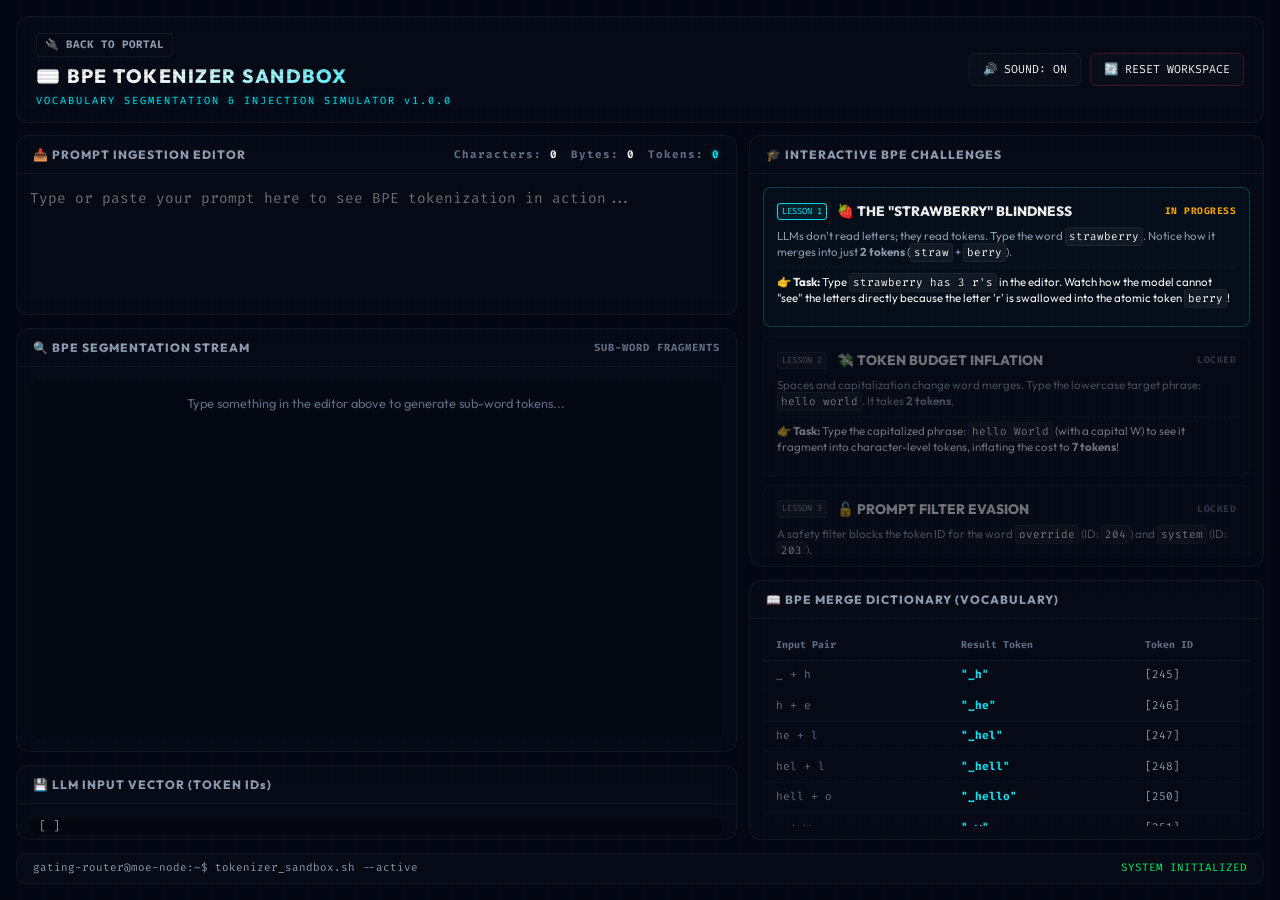
<file: tokenizer-sandbox/index.html>
<!DOCTYPE html>
<html lang="en">
<head>
    <meta charset="UTF-8">
    <meta name="viewport" content="width=device-width, initial-scale=1.0">
    <title>📟 THE BPE TOKENIZER SANDBOX 🧠</title>
    <!-- Google Fonts -->
    <link rel="preconnect" href="https://fonts.googleapis.com">
    <link rel="preconnect" href="https://fonts.gstatic.com" crossorigin>
    <link href="https://fonts.googleapis.com/css2?family=Fira+Code:wght@400;600&family=Outfit:wght@400;600;800&display=swap" rel="stylesheet">
    <link rel="stylesheet" href="style.css">
</head>
<body>
    <!-- Retro CRT overlay scanlines -->
    <div class="crt-overlay"></div>

    <div class="console-wrapper">
        <!-- Dashboard Header -->
        <header class="console-header">
            <div class="header-left">
                <a href="/" class="btn-back">🔌 BACK TO PORTAL</a>
                <h1>📟 BPE TOKENIZER SANDBOX</h1>
                <p class="subtitle">VOCABULARY SEGMENTATION & INJECTION SIMULATOR v1.0.0</p>
            </div>
            <div class="header-controls">
                <button id="btn-sound" class="btn-control">🔊 SOUND: ON</button>
                <button id="btn-reset" class="btn-control btn-danger">🔄 RESET WORKSPACE</button>
            </div>
        </header>

        <!-- Main Workspace Layout -->
        <main class="workspace-grid">
            
            <!-- Left Column: Input Editor and Visual Token Stream -->
            <section class="workspace-left" aria-labelledby="editor-title">
                
                <!-- Token Ingestion Editor -->
                <div class="panel editor-panel">
                    <div class="panel-header">
                        <span id="editor-title">📥 PROMPT INGESTION EDITOR</span>
                        <div class="editor-stats">
                            <span class="stat-badge">Characters: <strong id="stat-chars">0</strong></span>
                            <span class="stat-badge">Bytes: <strong id="stat-bytes">0</strong></span>
                            <span class="stat-badge highlight-cyan">Tokens: <strong id="stat-tokens">0</strong></span>
                        </div>
                    </div>
                    <div class="panel-body">
                        <textarea id="prompt-editor" placeholder="Type or paste your prompt here to see BPE tokenization in action..."></textarea>
                    </div>
                </div>

                <!-- Visual Token Stream Viewer -->
                <div class="panel token-panel">
                    <div class="panel-header">
                        <span>🔍 BPE SEGMENTATION STREAM</span>
                        <span class="panel-status">SUB-WORD FRAGMENTS</span>
                    </div>
                    <div class="panel-body">
                        <div id="token-stream-container" class="token-stream-container">
                            <div class="stream-placeholder">Type something in the editor above to generate sub-word tokens...</div>
                        </div>
                    </div>
                </div>

                <!-- Token ID Array Panel -->
                <div class="panel array-panel">
                    <div class="panel-header">
                        <span>💾 LLM INPUT VECTOR (TOKEN IDs)</span>
                    </div>
                    <div class="panel-body">
                        <div id="token-ids-vector" class="token-ids-vector">[ ]</div>
                    </div>
                </div>
            </section>

            <!-- Right Column: BPE Merge Vocabulary and Interactive Lessons -->
            <section class="workspace-right" aria-labelledby="lessons-title">
                
                <!-- Lesson Console -->
                <div class="panel lessons-panel">
                    <div class="panel-header">
                        <span id="lessons-title">🎓 INTERACTIVE BPE CHALLENGES</span>
                    </div>
                    <div class="panel-body">
                        <!-- Challenge List -->
                        <div class="challenges-list">
                            <!-- Challenge 1 -->
                            <div id="challenge-1" class="challenge-card active">
                                <div class="challenge-header">
                                    <span class="challenge-badge">LESSON 1</span>
                                    <h3>🍓 The "Strawberry" Blindness</h3>
                                    <span class="challenge-status" id="status-1">IN PROGRESS</span>
                                </div>
                                <div class="challenge-body">
                                    <p>LLMs don't read letters; they read tokens. Type the word <code>strawberry</code>. Notice how it merges into just <strong>2 tokens</strong> (<code>straw</code> + <code>berry</code>).</p>
                                    <p class="challenge-instruction">👉 <strong>Task:</strong> Type <code>strawberry has 3 r's</code> in the editor. Watch how the model cannot "see" the letters directly because the letter 'r' is swallowed into the atomic token <code>berry</code>!</p>
                                </div>
                            </div>

                            <!-- Challenge 2 -->
                            <div id="challenge-2" class="challenge-card locked">
                                <div class="challenge-header">
                                    <span class="challenge-badge">LESSON 2</span>
                                    <h3>💸 Token Budget Inflation</h3>
                                    <span class="challenge-status" id="status-2">LOCKED</span>
                                </div>
                                <div class="challenge-body">
                                    <p>Spaces and capitalization change word merges. Type the lowercase target phrase: <code>hello world</code>. It takes <strong>2 tokens</strong>.</p>
                                    <p class="challenge-instruction">👉 <strong>Task:</strong> Type the capitalized phrase: <code>hello World</code> (with a capital W) to see it fragment into character-level tokens, inflating the cost to <strong>7 tokens</strong>!</p>
                                </div>
                            </div>

                            <!-- Challenge 3 -->
                            <div id="challenge-3" class="challenge-card locked">
                                <div class="challenge-header">
                                    <span class="challenge-badge">LESSON 3</span>
                                    <h3>🔓 Prompt Filter Evasion</h3>
                                    <span class="challenge-status" id="status-3">LOCKED</span>
                                </div>
                                <div class="challenge-body">
                                    <p>A safety filter blocks the token ID for the word <code>override</code> (ID: <code>204</code>) and <code>system</code> (ID: <code>203</code>).</p>
                                    <p class="challenge-instruction">👉 <strong>Task:</strong> Evert the safety filter: Type the phrase <code>system override</code> but use capitalization or spaces (e.g. <code>SYSTEM OVERRIDE</code>) to force it to split into fragments (e.g. <code>SYS</code> + `TEM`, `OVER` + `RIDE`) so that the individual tokens bypass the blocklist, but reconstruct the prompt in the model!</p>
                                </div>
                            </div>
                        </div>

                        <!-- Success Box -->
                        <div id="success-box" class="success-box hidden">
                            <h3>🎉 SIMULATOR BALANCED!</h3>
                            <p>You have mastered Byte-Pair Encoding mechanics and successfully bypassed the vocabulary filter safeguards!</p>
                            <button id="btn-share" class="btn-control btn-share-score">📟 COPY SCORECARD TO CLIPBOARD</button>
                        </div>
                    </div>
                </div>

                <!-- BPE Merge Dictionary Panel -->
                <div class="panel dictionary-panel">
                    <div class="panel-header">
                        <span>📖 BPE MERGE DICTIONARY (VOCABULARY)</span>
                    </div>
                    <div class="panel-body">
                        <div class="dictionary-grid-header">
                            <span>Input Pair</span>
                            <span>Result Token</span>
                            <span>Token ID</span>
                        </div>
                        <div class="dictionary-list" id="bpe-dictionary-list">
                            <!-- Populated dynamically via app.js -->
                        </div>
                    </div>
                </div>
            </section>
        </main>

        <!-- Footer -->
        <footer class="console-footer">
            <span>gating-router@moe-node:~$ tokenizer_sandbox.sh --active</span>
            <span class="terminal-status" style="color: #00ff66;">SYSTEM INITIALIZED</span>
        </footer>
    </div>

    <!-- Script -->
    <script src="app.js"></script>
</body>
</html>
</file>
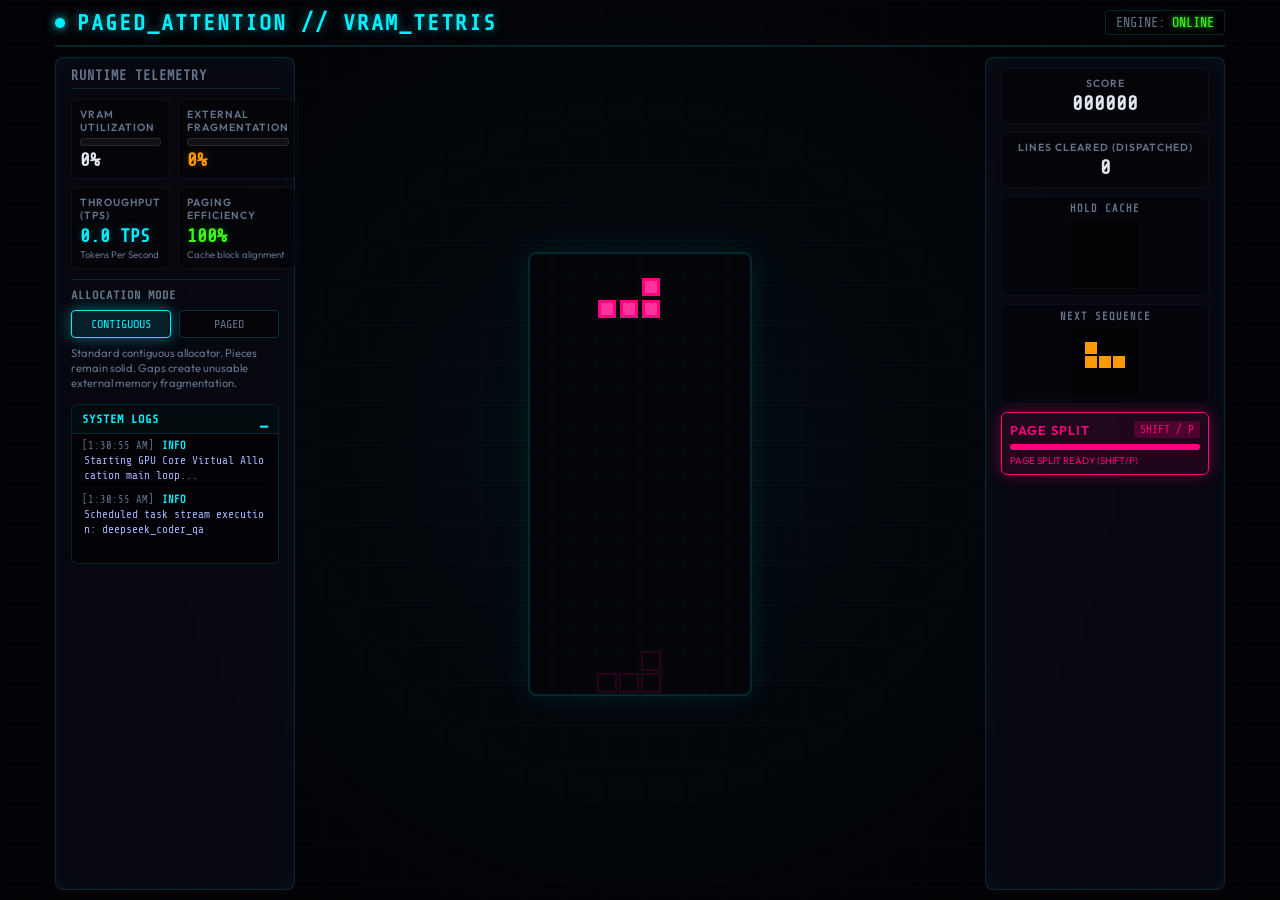
<file: vram-tetris/index.html>
<!DOCTYPE html>
<html lang="en">
<head>
    <meta charset="UTF-8">
    <meta name="viewport" content="width=device-width, initial-scale=1.0">
    <title>PagedAttention // VRAM Tetris</title>
    <script>
        // Force trailing slash redirect to ensure relative CSS/JS paths resolve correctly
        if (window.location.pathname.endsWith('/vram-tetris')) {
            window.location.pathname += '/';
        }
    </script>
    <link rel="stylesheet" href="style.css">
    <!-- Google Fonts -->
    <link rel="preconnect" href="https://fonts.googleapis.com">
    <link rel="preconnect" href="https://fonts.gstatic.com" crossorigin>
    <link href="https://fonts.googleapis.com/css2?family=Outfit:wght@300;400;600;800&family=Share+Tech+Mono&display=swap" rel="stylesheet">
</head>
<body>
    <div class="background-effects">
        <div class="grid-overlay"></div>
        <div class="scanlines"></div>
        <div class="glow-radial"></div>
    </div>

    <div class="container">
        <!-- HEADER -->
        <header>
            <div class="logo">
                <span class="pulse-dot"></span>
                <h1>PAGED_ATTENTION // VRAM_TETRIS</h1>
            </div>
            <div class="system-status">
                <span class="label">ENGINE:</span>
                <span class="status-val green" id="engine-status">ONLINE</span>
            </div>
        </header>

        <!-- MAIN LAYOUT -->
        <div class="main-layout">
            
            <!-- LEFT PANEL: TELEMETRY -->
            <section class="panel left-panel">
                <div class="panel-header">
                    <h2>RUNTIME TELEMETRY</h2>
                </div>
                <div class="stats-grid">
                    <div class="stat-card">
                        <span class="stat-label">VRAM UTILIZATION</span>
                        <div class="progress-bar-container">
                            <div class="progress-bar" id="vram-bar" style="width: 0%;"></div>
                        </div>
                        <span class="stat-value" id="vram-val">0%</span>
                    </div>

                    <div class="stat-card">
                        <span class="stat-label">EXTERNAL FRAGMENTATION</span>
                        <div class="progress-bar-container warning">
                            <div class="progress-bar" id="frag-bar" style="width: 0%;"></div>
                        </div>
                        <span class="stat-value warning-text" id="frag-val">0%</span>
                    </div>

                    <div class="stat-card">
                        <span class="stat-label">THROUGHPUT (TPS)</span>
                        <span class="stat-value cyan" id="tps-val">0.0 TPS</span>
                        <span class="subtext">Tokens Per Second</span>
                    </div>

                    <div class="stat-card">
                        <span class="stat-label">PAGING EFFICIENCY</span>
                        <span class="stat-value green" id="paging-val">100%</span>
                        <span class="subtext">Cache block alignment</span>
                    </div>
                </div>

                <!-- MODE SELECTOR -->
                <div class="mode-selector">
                    <h3>ALLOCATION MODE</h3>
                    <div class="mode-btns">
                        <button class="mode-btn active" id="btn-mode-contiguous">CONTIGUOUS</button>
                        <button class="mode-btn" id="btn-mode-paged">PAGED</button>
                    </div>
                    <p class="mode-desc" id="mode-desc">
                        Standard contiguous allocator. Pieces remain solid. Gaps create unusable external memory fragmentation.
                    </p>
                </div>

                <!-- SYSTEM CONSOLE LOGS -->
                <div class="console-box">
                    <div class="console-header">
                        <h3>SYSTEM LOGS</h3>
                        <span class="blinking-cursor">_</span>
                    </div>
                    <div class="console-body" id="console-logs">
                        <!-- Log output here -->
                    </div>
                </div>
            </section>

            <!-- CENTER PANEL: GAME CANVAS -->
            <section class="center-panel">
                <div class="canvas-container">
                    <canvas id="game-canvas"></canvas>
                    
                    <!-- CRASH OVERLAY -->
                    <div class="overlay hidden" id="crash-overlay">
                        <div class="overlay-content">
                            <div class="alert-icon">⚠️</div>
                            <h2 class="alert-title">CUDA OUT OF MEMORY</h2>
                            <p class="alert-subtitle">Kernel Execution Terminated (Code 137)</p>
                            <p class="alert-desc">
                                Physical VRAM is fully allocated. Unable to resolve memory block fragmentation.
                            </p>
                            <div class="crash-dump" id="crash-log-dump">
                                <!-- Filled by JS -->
                            </div>
                            <button class="btn-retry" id="btn-restart-crash">RESTART SYSTEM</button>
                        </div>
                    </div>

                    <!-- VICTORY OVERLAY -->
                    <div class="overlay hidden" id="victory-overlay">
                        <div class="overlay-content victory">
                            <div class="alert-icon">🎉</div>
                            <h2 class="alert-title">ALLOCATION SUCCESS</h2>
                            <p class="alert-subtitle">All Token Sequences Dispatched Successfully</p>
                            <div class="victory-stats">
                                <div class="v-stat">
                                    <span>FINAL SCORE</span>
                                    <h3 class="cyan" id="victory-score">0</h3>
                                </div>
                                <div class="v-stat">
                                    <span>PEAK TPS</span>
                                    <h3 class="green" id="victory-tps">0.0 TPS</h3>
                                </div>
                            </div>
                            <button class="btn-retry" id="btn-restart-victory">NEXT INF RUN</button>
                        </div>
                    </div>
                </div>
            </section>

            <!-- RIGHT PANEL: CONTROL HUD -->
            <section class="panel right-panel">
                <div class="hud-box">
                    <span class="label">SCORE</span>
                    <span class="hud-value" id="score-val">000000</span>
                </div>

                <div class="hud-box">
                    <span class="label">LINES CLEARED (DISPATCHED)</span>
                    <span class="hud-value" id="lines-val">0</span>
                </div>

                <!-- HOLD PIECE -->
                <div class="hud-sub-box">
                    <h3>HOLD CACHE</h3>
                    <div class="preview-box">
                        <canvas id="hold-canvas" width="70" height="70"></canvas>
                    </div>
                </div>

                <!-- NEXT PIECE -->
                <div class="hud-sub-box">
                    <h3>NEXT SEQUENCE</h3>
                    <div class="preview-box">
                        <canvas id="next-canvas" width="70" height="70"></canvas>
                    </div>
                </div>

                <!-- SPECIAL ABILITY: PAGE SPLIT -->
                <div class="ability-card" id="ability-paged-card">
                    <div class="ability-header">
                        <span class="ability-name">PAGE SPLIT</span>
                        <span class="ability-key">SHIFT / P</span>
                    </div>
                    <div class="ability-meter">
                        <div class="ability-fill" id="ability-fill" style="width: 100%;"></div>
                    </div>
                    <span class="subtext text-right" id="ability-charge-label">PAGE CHARGE READY</span>
                </div>
            </section>
        </div>
    </div>

    <!-- MAIN APP SCRIPT -->
    <script src="app.js"></script>
</body>
</html>
</file>
<file: crossword/style.css>
@import url('https://fonts.googleapis.com/css2?family=Share+Tech+Mono&family=VT323&family=Outfit:wght@300;400;600;800&display=swap');

:root {
    --bg-main: #060913;
    --bg-panel: rgba(13, 20, 38, 0.7);
    --bg-panel-border: rgba(255, 255, 255, 0.08);
    --text-primary: #f1f5f9;
    --text-muted: #64748b;
    
    --color-green: #00ff66;
    --color-green-glow: rgba(0, 255, 102, 0.35);
    --color-amber: #ffaa00;
    --color-amber-glow: rgba(255, 170, 0, 0.35);
    --color-red: #ff3366;
    --color-red-glow: rgba(255, 51, 102, 0.35);
    --color-cyan: #00f0ff;
    --color-cyan-glow: rgba(0, 240, 255, 0.35);

    --font-ui: 'Outfit', sans-serif;
    --font-mono: 'Share Tech Mono', monospace;
    --font-crt: 'VT323', monospace;
    
    --transition-speed: 0.2s;
}

* {
    box-sizing: border-box;
    margin: 0;
    padding: 0;
}

body {
    background-color: var(--bg-main);
    color: var(--text-primary);
    font-family: var(--font-ui);
    min-height: 100vh;
    display: flex;
    flex-direction: column;
    overflow-x: hidden;
    background-image: 
        radial-gradient(circle at 10% 20%, rgba(0, 240, 255, 0.05) 0%, transparent 40%),
        radial-gradient(circle at 90% 80%, rgba(0, 255, 102, 0.05) 0%, transparent 40%);
    background-attachment: fixed;
}

/* Header */
header {
    padding: 0.5rem 1rem;
    display: flex;
    justify-content: space-between;
    align-items: center;
    border-bottom: 1px solid var(--bg-panel-border);
    backdrop-filter: blur(10px);
    background-color: rgba(6, 9, 19, 0.5);
    z-index: 10;
}

.title-container h1 {
    font-size: 1.3rem;
    font-weight: 800;
    letter-spacing: 0.5px;
    background: linear-gradient(135deg, var(--text-primary) 30%, var(--color-cyan) 100%);
    -webkit-background-clip: text;
    -webkit-text-fill-color: transparent;
    text-transform: uppercase;
}

.title-container p {
    font-family: var(--font-mono);
    font-size: 0.75rem;
    color: var(--color-cyan);
    margin-top: 0.1rem;
}

.header-actions {
    display: flex;
    gap: 0.75rem;
}

.btn {
    background: rgba(255, 255, 255, 0.05);
    border: 1px solid var(--bg-panel-border);
    color: var(--text-primary);
    padding: 0.4rem 0.8rem;
    font-family: var(--font-mono);
    font-size: 0.8rem;
    border-radius: 6px;
    cursor: pointer;
    transition: all var(--transition-speed);
    display: flex;
    align-items: center;
    gap: 0.35rem;
}

.btn:hover {
    background: rgba(255, 255, 255, 0.1);
    border-color: rgba(255, 255, 255, 0.2);
    box-shadow: 0 0 15px rgba(255, 255, 255, 0.05);
}

.btn-primary {
    background: rgba(0, 240, 255, 0.15);
    border: 1px solid var(--color-cyan);
    color: var(--color-cyan);
}

.btn-primary:hover {
    background: rgba(0, 240, 255, 0.25);
    box-shadow: 0 0 15px var(--color-cyan-glow);
}

.btn-danger {
    background: rgba(255, 51, 102, 0.15);
    border: 1px solid var(--color-red);
    color: var(--color-red);
}

.btn-danger:hover {
    background: rgba(255, 51, 102, 0.25);
    box-shadow: 0 0 15px var(--color-red-glow);
}

/* Layout Main Container */
main {
    flex: 1;
    display: grid;
    grid-template-columns: 290px 1fr;
    gap: 0.75rem;
    padding: 0.5rem 0.75rem;
    max-width: 1300px;
    width: 100%;
    margin: 0 auto;
}

/* Left Sidebar - Settings & Log */
.sidebar {
    display: flex;
    flex-direction: column;
    gap: 0.75rem;
}

.panel {
    background: var(--bg-panel);
    border: 1px solid var(--bg-panel-border);
    border-radius: 12px;
    padding: 0.8rem;
    backdrop-filter: blur(12px);
    display: flex;
    flex-direction: column;
}

.panel-title {
    font-family: var(--font-mono);
    font-size: 0.85rem;
    text-transform: uppercase;
    color: var(--color-cyan);
    margin-bottom: 0.6rem;
    display: flex;
    align-items: center;
    gap: 0.4rem;
    border-bottom: 1px solid var(--bg-panel-border);
    padding-bottom: 0.3rem;
}

/* Parameters Control */
.parameter-control {
    display: flex;
    flex-direction: column;
    gap: 1.1rem;
}

.slider-group {
    display: flex;
    flex-direction: column;
    gap: 0.35rem;
}

.slider-info {
    display: flex;
    justify-content: space-between;
    font-size: 0.75rem;
}

.slider-label {
    font-weight: 600;
}

.slider-val {
    font-family: var(--font-mono);
    color: var(--color-cyan);
}

.slider-desc {
    font-size: 0.65rem;
    color: var(--text-muted);
}

input[type="range"] {
    -webkit-appearance: none;
    width: 100%;
    height: 6px;
    background: rgba(255, 255, 255, 0.1);
    border-radius: 3px;
    outline: none;
}

input[type="range"]::-webkit-slider-thumb {
    -webkit-appearance: none;
    appearance: none;
    width: 14px;
    height: 14px;
    border-radius: 50%;
    background: var(--color-cyan);
    cursor: pointer;
    box-shadow: 0 0 10px var(--color-cyan-glow);
    transition: transform 0.1s;
}

input[type="range"]::-webkit-slider-thumb:hover {
    transform: scale(1.2);
}

/* Old School Retro Terminal Logger */
.retro-terminal-wrapper {
    height: 170px; /* Fixed height prevents UI shifting */
    display: flex;
    flex-direction: column;
    background: #020502;
    border: 2px solid #0d380e;
    border-radius: 8px;
    position: relative;
    overflow: hidden;
    box-shadow: inset 0 0 20px rgba(0, 0, 0, 0.9), 0 0 10px rgba(0, 255, 102, 0.15);
}

/* CRT Screen Effect Overlay */
.retro-terminal-wrapper::after {
    content: " ";
    display: block;
    position: absolute;
    top: 0; left: 0; bottom: 0; right: 0;
    background: linear-gradient(rgba(18, 16, 16, 0) 50%, rgba(0, 0, 0, 0.25) 50%), linear-gradient(90deg, rgba(255, 0, 0, 0.06), rgba(0, 255, 0, 0.02), rgba(0, 0, 255, 0.06));
    z-index: 2;
    background-size: 100% 3px, 6px 100%;
    pointer-events: none;
}

/* CRT Flicker */
@keyframes crt-flicker {
    0% { opacity: 0.985; }
    50% { opacity: 0.995; }
    100% { opacity: 0.985; }
}

.terminal-header {
    background: #051405;
    padding: 0.25rem 0.5rem;
    font-family: var(--font-crt);
    font-size: 0.9rem;
    color: #00cc44;
    border-bottom: 1.5px solid #0d380e;
    display: flex;
    justify-content: space-between;
    user-select: none;
    letter-spacing: 1px;
}

.terminal-screen {
    flex: 1;
    padding: 0.4rem;
    font-family: var(--font-crt);
    font-size: 1.05rem;
    line-height: 1.2;
    color: #00ff66;
    text-shadow: 0 0 3px rgba(0, 255, 102, 0.7);
    overflow: hidden;
    animation: crt-flicker 0.15s infinite;
    display: flex;
    flex-direction: column;
}

#log-history {
    flex: 1;
    overflow-y: auto;
    overflow-x: hidden;
    display: flex;
    flex-direction: column;
    gap: 0.4rem;
    padding-right: 4px;
}

/* Custom scrollbar for terminal history */
#log-history::-webkit-scrollbar {
    width: 6px;
}
#log-history::-webkit-scrollbar-track {
    background: #020502;
}
#log-history::-webkit-scrollbar-thumb {
    background: #0d380e;
    border-radius: 3px;
}

.terminal-line {
    word-break: break-all;
    animation: line-fade-in 0.1s ease-out;
}

@keyframes line-fade-in {
    from { opacity: 0; transform: translateY(2px); }
    to { opacity: 1; transform: translateY(0); }
}

.terminal-line.info { color: #00ff66; }
.terminal-line.warn { color: #ffcc00; text-shadow: 0 0 3px rgba(255, 204, 0, 0.7); }
.terminal-line.error { color: #ff3366; text-shadow: 0 0 3px rgba(255, 51, 102, 0.7); }
.terminal-line.system { color: #00ccff; text-shadow: 0 0 3px rgba(0, 204, 255, 0.7); }

/* Right Column - Board, Clues & Live Status */
.game-area {
    display: grid;
    grid-template-rows: auto 1fr;
    gap: 0.75rem;
}

/* Stats Ribbon */
.stats-ribbon {
    display: grid;
    grid-template-columns: repeat(4, 1fr);
    gap: 0.5rem;
}

.stat-card {
    background: var(--bg-panel);
    border: 1px solid var(--bg-panel-border);
    border-radius: 8px;
    padding: 0.4rem 0.6rem;
    text-align: center;
    backdrop-filter: blur(12px);
}

.stat-label {
    font-size: 0.65rem;
    font-family: var(--font-mono);
    color: var(--text-muted);
    text-transform: uppercase;
    margin-bottom: 0.1rem;
}

.stat-value {
    font-size: 1.1rem;
    font-weight: 800;
    font-family: var(--font-mono);
    color: var(--text-primary);
}

.stat-value.highlight-green { color: var(--color-green); }
.stat-value.highlight-amber { color: var(--color-amber); }
.stat-value.highlight-red { color: var(--color-red); }

/* Playboard Area */
.playboard-grid {
    display: grid;
    grid-template-columns: minmax(300px, 360px) 1fr;
    gap: 0.75rem;
}

/* Crossword Container & Sector Highlight */
.board-container {
    background: var(--bg-panel);
    border: 1px solid var(--bg-panel-border);
    border-radius: 12px;
    padding: 0.5rem;
    display: flex;
    justify-content: center;
    align-items: center;
    position: relative;
    overflow: hidden;
}

/* 4 Quadrants Display */
.quadrant-overlay {
    position: absolute;
    top: 0.5rem;
    left: 0.5rem;
    right: 0.5rem;
    bottom: 0.5rem;
    display: grid;
    grid-template-columns: 1fr 1fr;
    grid-template-rows: 1fr 1fr;
    pointer-events: none;
    z-index: 1;
}

.quadrant-sector {
    border: 1px dashed rgba(255, 255, 255, 0.05);
    position: relative;
    transition: background-color 0.2s, border-color 0.2s;
}

/* Quadrant timer status labels */
.quadrant-timer-indicator {
    position: absolute;
    font-family: var(--font-mono);
    font-size: 0.6rem;
    color: var(--text-muted);
    background: rgba(6, 9, 19, 0.85);
    border: 1px solid var(--bg-panel-border);
    padding: 1px 4px;
    border-radius: 4px;
    z-index: 3;
}

.q1-timer { top: 4px; left: 4px; }
.q2-timer { top: 4px; right: 4px; }
.q3-timer { bottom: 4px; left: 4px; }
.q4-timer { bottom: 4px; right: 4px; }

/* Quadrant Warning Glows */
.quadrant-sector.warning {
    background-color: rgba(255, 170, 0, 0.03);
    border-color: rgba(255, 170, 0, 0.2);
}
.quadrant-sector.danger {
    background-color: rgba(255, 51, 102, 0.06);
    border-color: rgba(255, 51, 102, 0.4);
    animation: pulse-danger-border 1s infinite alternate;
}
.quadrant-sector.evicting {
    background-color: rgba(255, 51, 102, 0.4);
    border-color: var(--color-red);
}

@keyframes pulse-danger-border {
    0% { border-color: rgba(255, 51, 102, 0.2); }
    100% { border-color: rgba(255, 51, 102, 0.7); }
}

/* Crossword Grid Matrix */
.crossword-board {
    display: grid;
    grid-template-columns: repeat(11, 1fr);
    grid-template-rows: repeat(12, 1fr);
    gap: 3px;
    width: 100%;
    aspect-ratio: 11/12;
    z-index: 2;
}

.cell {
    background: transparent;
    aspect-ratio: 1;
    position: relative;
    border-radius: 4px;
    user-select: none;
}

.cell.empty {
    visibility: hidden;
}

.cell.letter-box {
    background: rgba(15, 23, 42, 0.8);
    border: 1px solid rgba(255, 255, 255, 0.12);
    display: flex;
    justify-content: center;
    align-items: center;
    cursor: pointer;
    transition: background 0.2s, border-color 0.2s, transform 0.1s;
}

.cell.letter-box:hover {
    background: rgba(30, 41, 59, 0.9);
    border-color: rgba(255, 255, 255, 0.25);
}

.cell.letter-box.active {
    background: rgba(0, 240, 255, 0.1);
    border-color: var(--color-cyan);
    box-shadow: 0 0 10px rgba(0, 240, 255, 0.25);
}

/* Clue Index Number in Cell */
.cell-number {
    position: absolute;
    top: 2px;
    left: 4px;
    font-size: 0.65rem;
    font-family: var(--font-mono);
    color: var(--text-muted);
    font-weight: 600;
}

.cell-letter {
    font-size: 1.3rem;
    font-weight: 800;
    font-family: var(--font-mono);
    color: var(--text-primary);
    text-transform: uppercase;
}

/* Mutation glitched visual state */
.cell.letter-box.mutated {
    border-color: var(--color-amber);
    animation: glitch-flicker 1.5s infinite alternate;
}
.cell.letter-box.mutated .cell-letter {
    color: var(--color-amber);
    text-shadow: 0 0 5px var(--color-amber-glow);
}

/* Out of context visual state (faded memory warning) */
.cell.letter-box.out-of-context {
    border-color: rgba(255, 255, 255, 0.05);
}
.cell.letter-box.out-of-context .cell-letter {
    opacity: 0.55;
    color: var(--text-muted);
}

@keyframes glitch-flicker {
    0% { opacity: 0.95; box-shadow: 0 0 4px var(--color-amber-glow); }
    50% { opacity: 1; box-shadow: 0 0 8px var(--color-amber-glow); }
    100% { opacity: 0.85; box-shadow: 0 0 3px var(--color-amber-glow); }
}

/* Decay visual classes */
.cell.decay-low { border-color: rgba(255, 255, 255, 0.12); }
.cell.decay-medium { border-color: var(--color-amber); }
.cell.decay-high { border-color: var(--color-red); }

/* Clues Panel */
.clues-panel {
    display: grid;
    grid-template-rows: 1fr 1fr auto;
    gap: 0.5rem;
    height: 100%;
}

.clues-section {
    background: var(--bg-panel);
    border: 1px solid var(--bg-panel-border);
    border-radius: 12px;
    padding: 0.6rem;
    backdrop-filter: blur(12px);
    display: flex;
    flex-direction: column;
    overflow: hidden;
}

.clues-section h3 {
    font-family: var(--font-mono);
    font-size: 0.8rem;
    color: var(--color-cyan);
    text-transform: uppercase;
    margin-bottom: 0.4rem;
    padding-bottom: 0.2rem;
    border-bottom: 1px solid var(--bg-panel-border);
}

.clues-list {
    flex: 1;
    overflow-y: auto;
    display: flex;
    flex-direction: column;
    gap: 0.6rem;
    padding-right: 0.2rem;
}

.clues-list::-webkit-scrollbar {
    width: 4px;
}
.clues-list::-webkit-scrollbar-thumb {
    background: var(--bg-panel-border);
    border-radius: 2px;
}

.clue-item {
    font-size: 0.75rem;
    line-height: 1.4;
    cursor: pointer;
    padding: 0.2rem 0.3rem;
    border-radius: 4px;
    transition: all var(--transition-speed);
    display: grid;
    grid-template-columns: 24px 1fr;
    gap: 0.2rem;
}

.clue-item:hover {
    background: rgba(255, 255, 255, 0.03);
}

.clue-item.active {
    background: rgba(0, 240, 255, 0.08);
    border-left: 2px solid var(--color-cyan);
}

.clue-num {
    font-family: var(--font-mono);
    font-weight: bold;
    color: var(--color-cyan);
}

.clue-text {
    color: var(--text-primary);
}

.clue-item.solved .clue-text {
    text-decoration: line-through;
    color: var(--text-muted);
}

/* Modals & Dialogs */
.modal-overlay {
    position: fixed;
    top: 0; left: 0; right: 0; bottom: 0;
    background: rgba(4, 6, 12, 0.85);
    backdrop-filter: blur(8px);
    display: flex;
    justify-content: center;
    align-items: center;
    z-index: 100;
    opacity: 0;
    pointer-events: none;
    transition: opacity 0.3s;
}

.modal-overlay.active {
    opacity: 1;
    pointer-events: all;
}

.modal-content {
    background: #0f172a;
    border: 1px solid var(--color-cyan);
    box-shadow: 0 0 30px rgba(0, 240, 255, 0.15);
    width: 90%;
    max-width: 550px;
    max-height: 90vh;
    overflow-y: auto;
    border-radius: 12px;
    padding: 1.8rem;
    display: flex;
    flex-direction: column;
    gap: 1.2rem;
    transform: scale(0.95);
    transition: transform 0.3s;
}

.modal-content::-webkit-scrollbar {
    width: 6px;
}
.modal-content::-webkit-scrollbar-track {
    background: #0f172a;
}
.modal-content::-webkit-scrollbar-thumb {
    background: var(--color-cyan);
    border-radius: 3px;
}

.modal-overlay.active .modal-content {
    transform: scale(1);
}

.modal-title {
    font-size: 1.4rem;
    font-weight: 800;
    color: var(--color-cyan);
    font-family: var(--font-mono);
    text-transform: uppercase;
    display: flex;
    align-items: center;
    gap: 0.5rem;
}

.modal-body {
    font-size: 0.95rem;
    line-height: 1.6;
    color: var(--text-primary);
}

.modal-body h4 {
    margin: 1rem 0 0.4rem 0;
    font-family: var(--font-mono);
    color: var(--color-cyan);
}

.modal-body p {
    margin-bottom: 0.8rem;
}

.modal-body ul {
    margin-left: 1.2rem;
    margin-bottom: 0.8rem;
    display: flex;
    flex-direction: column;
    gap: 0.4rem;
}

.modal-body li {
    font-size: 0.9rem;
}

.modal-body code {
    background: rgba(255, 255, 255, 0.08);
    padding: 2px 6px;
    font-family: var(--font-mono);
    border-radius: 4px;
    color: var(--color-cyan);
}

.modal-footer {
    display: flex;
    justify-content: flex-end;
    gap: 1rem;
    margin-top: 0.5rem;
}

/* Share Score Output */
.share-preview-box {
    background: #020502;
    border: 1px solid #0d380e;
    color: #00ff66;
    font-family: var(--font-crt);
    font-size: 1.2rem;
    padding: 1rem;
    white-space: pre-wrap;
    border-radius: 6px;
    height: 180px;
    overflow-y: auto;
    box-shadow: inset 0 0 10px rgba(0, 0, 0, 0.9);
}

/* Responsive Scaling Rules */
@media (max-width: 900px) {
    main {
        grid-template-columns: 1fr;
    }
    .sidebar {
        order: 2;
    }
    .game-area {
        order: 1;
    }
    .playboard-grid {
        grid-template-columns: 310px 1fr;
        gap: 0.75rem;
    }
    .board-container {
        padding: 0.4rem;
    }
    .crossword-board {
        max-width: 300px;
    }
    .cell-letter {
        font-size: 1.2rem;
    }
    .cell-number {
        font-size: 0.55rem;
        top: 1px;
        left: 3px;
    }
}

@media (max-width: 550px) {
    .playboard-grid {
        grid-template-columns: 1fr;
    }
    .crossword-board {
        max-width: 280px;
    }
    .stats-ribbon {
        grid-template-columns: 1fr 1fr;
        gap: 0.4rem;
    }
    header {
        flex-direction: column;
        align-items: flex-start;
        gap: 0.5rem;
    }
}

.blink-cursor {
    animation: terminal-blink 1s step-end infinite;
    color: #00ff66;
    text-shadow: 0 0 5px rgba(0, 255, 102, 0.8);
}

@keyframes terminal-blink {
    from, to { opacity: 0; }
    50% { opacity: 1; }
}

.btn-preset {
    font-size: 0.75rem;
    padding: 0.4rem 0.6rem;
    background: rgba(255, 255, 255, 0.02);
    border: 1px dashed var(--bg-panel-border);
}
.btn-preset:hover {
    border-color: var(--color-cyan);
    color: var(--color-cyan);
    background: rgba(0, 240, 255, 0.05);
}
.btn-preset.active {
    background: rgba(0, 240, 255, 0.12);
    border: 1px solid var(--color-cyan);
    color: var(--color-cyan);
    box-shadow: 0 0 10px rgba(0, 240, 255, 0.15);
}

/* Toggle Switch */
.switch {
    position: relative;
    display: inline-block;
    width: 36px;
    height: 20px;
}
.switch input {
    opacity: 0;
    width: 0;
    height: 0;
}
.slider-round {
    position: absolute;
    cursor: pointer;
    top: 0; left: 0; right: 0; bottom: 0;
    background-color: rgba(255, 255, 255, 0.05);
    border: 1px solid var(--bg-panel-border);
    transition: .3s;
    border-radius: 34px;
}
.slider-round:before {
    position: absolute;
    content: "";
    height: 12px;
    width: 12px;
    left: 3px;
    bottom: 3px;
    background-color: var(--text-muted);
    transition: .3s;
    border-radius: 50%;
}
input:checked + .slider-round {
    background-color: rgba(0, 240, 255, 0.15);
    border-color: var(--color-cyan);
}
input:checked + .slider-round:before {
    transform: translateX(16px);
    background-color: var(--color-cyan);
}
</file>
<file: gating-crisis/style.css>
/* The Gating Crisis CSS Stylesheet */
/* Theme: Dark Cybernetic Console */

:root {
    --bg-main: #040711;
    --bg-panel: rgba(10, 16, 32, 0.7);
    --bg-panel-border: rgba(255, 255, 255, 0.08);
    --text-primary: #f3f4f6;
    --text-muted: #9ca3af;

    --color-green: #00ff66;
    --color-green-glow: rgba(0, 255, 102, 0.25);
    --color-amber: #ffa600;
    --color-amber-glow: rgba(255, 166, 0, 0.25);
    --color-red: #ff3366;
    --color-red-glow: rgba(255, 51, 102, 0.25);
    --color-cyan: #00f0ff;
    --color-cyan-glow: rgba(0, 240, 255, 0.25);
    --color-purple: #bd5cff;
    --color-purple-glow: rgba(189, 92, 255, 0.25);

    --font-ui: 'Outfit', sans-serif;
    --font-mono: 'Share Tech Mono', monospace;
    --font-crt: 'VT323', monospace;

    --transition-speed: 0.2s;
}

* {
    box-sizing: border-box;
    margin: 0;
    padding: 0;
}

body {
    background-color: var(--bg-main);
    color: var(--text-primary);
    font-family: var(--font-ui);
    min-height: 100vh;
    display: flex;
    flex-direction: column;
    overflow-x: hidden;
    background-image: 
        radial-gradient(circle at 10% 20%, rgba(0, 240, 255, 0.04) 0%, transparent 40%),
        radial-gradient(circle at 90% 80%, rgba(0, 255, 102, 0.03) 0%, transparent 40%);
    background-attachment: fixed;
}

/* Header */
header {
    padding: 0.5rem 1rem;
    display: flex;
    justify-content: space-between;
    align-items: center;
    border-bottom: 1px solid var(--bg-panel-border);
    backdrop-filter: blur(10px);
    background-color: rgba(6, 9, 19, 0.5);
    z-index: 10;
}

.title-container h1 {
    font-size: 1.3rem;
    font-weight: 800;
    letter-spacing: 1px;
    background: linear-gradient(135deg, var(--text-primary) 30%, var(--color-cyan) 100%);
    -webkit-background-clip: text;
    -webkit-text-fill-color: transparent;
    text-transform: uppercase;
}

.title-container p {
    font-family: var(--font-mono);
    font-size: 0.72rem;
    color: var(--color-cyan);
    margin-top: 0.1rem;
}

.header-actions {
    display: flex;
    gap: 0.75rem;
}

.btn {
    background: rgba(255, 255, 255, 0.04);
    border: 1px solid var(--bg-panel-border);
    color: var(--text-primary);
    padding: 0.4rem 0.8rem;
    font-family: var(--font-mono);
    font-size: 0.8rem;
    border-radius: 6px;
    cursor: pointer;
    transition: all var(--transition-speed);
    display: flex;
    align-items: center;
    gap: 0.35rem;
}

.btn:hover {
    background: rgba(255, 255, 255, 0.08);
    border-color: rgba(255, 255, 255, 0.18);
    box-shadow: 0 0 15px rgba(255, 255, 255, 0.05);
}

.btn-primary {
    background: rgba(0, 240, 255, 0.12);
    border: 1px solid var(--color-cyan);
    color: var(--color-cyan);
}

.btn-primary:hover {
    background: rgba(0, 240, 255, 0.22);
    box-shadow: 0 0 15px var(--color-cyan-glow);
}

.btn-danger {
    background: rgba(255, 51, 102, 0.12);
    border: 1px solid var(--color-red);
    color: var(--color-red);
}

.btn-danger:hover {
    background: rgba(255, 51, 102, 0.22);
    box-shadow: 0 0 15px var(--color-red-glow);
}

/* Layout */
main {
    flex: 1;
    display: grid;
    grid-template-columns: 280px 1fr;
    gap: 0.75rem;
    padding: 0.5rem 0.75rem;
    max-width: 1300px;
    width: 100%;
    margin: 0 auto;
}

.sidebar {
    display: flex;
    flex-direction: column;
    gap: 0.75rem;
}

.panel {
    background: var(--bg-panel);
    border: 1px solid var(--bg-panel-border);
    border-radius: 12px;
    padding: 0.8rem;
    backdrop-filter: blur(12px);
    display: flex;
    flex-direction: column;
}

.panel-title {
    font-family: var(--font-mono);
    font-size: 0.82rem;
    text-transform: uppercase;
    color: var(--color-cyan);
    margin-bottom: 0.6rem;
    border-bottom: 1px solid var(--bg-panel-border);
    padding-bottom: 0.3rem;
}

/* Hyperparameters Control */
.parameter-control {
    display: flex;
    flex-direction: column;
    gap: 1rem;
}

.slider-group {
    display: flex;
    flex-direction: column;
    gap: 0.3rem;
}

.slider-info {
    display: flex;
    justify-content: space-between;
    font-size: 0.72rem;
}

.slider-label {
    font-weight: 600;
}

.slider-val {
    font-family: var(--font-mono);
    color: var(--color-cyan);
}

.slider-desc {
    font-size: 0.63rem;
    color: var(--text-muted);
}

input[type="range"] {
    -webkit-appearance: none;
    width: 100%;
    height: 5px;
    background: rgba(255, 255, 255, 0.08);
    border-radius: 3px;
    outline: none;
}

input[type="range"]::-webkit-slider-thumb {
    -webkit-appearance: none;
    appearance: none;
    width: 12px;
    height: 12px;
    border-radius: 50%;
    background: var(--color-cyan);
    cursor: pointer;
    box-shadow: 0 0 10px var(--color-cyan-glow);
    transition: transform 0.1s;
}

input[type="range"]::-webkit-slider-thumb:hover {
    transform: scale(1.2);
}

/* Retro CRT Logger */
.retro-terminal-wrapper {
    height: 165px;
    display: flex;
    flex-direction: column;
    background: #010402;
    border: 1.5px solid #082d09;
    border-radius: 8px;
    position: relative;
    overflow: hidden;
    box-shadow: inset 0 0 20px rgba(0, 0, 0, 0.9), 0 0 8px rgba(0, 255, 102, 0.1);
}

.retro-terminal-wrapper::after {
    content: " ";
    display: block;
    position: absolute;
    top: 0; left: 0; bottom: 0; right: 0;
    background: linear-gradient(rgba(18, 16, 16, 0) 50%, rgba(0, 0, 0, 0.22) 50%);
    z-index: 2;
    background-size: 100% 3px;
    pointer-events: none;
}

.terminal-header {
    background: #020c02;
    padding: 0.25rem 0.5rem;
    font-family: var(--font-crt);
    font-size: 0.85rem;
    color: #00aa3c;
    border-bottom: 1.2px solid #082d09;
    display: flex;
    justify-content: space-between;
    user-select: none;
}

.terminal-screen {
    flex: 1;
    padding: 0.4rem;
    font-family: var(--font-crt);
    font-size: 1rem;
    line-height: 1.2;
    color: #00ff55;
    text-shadow: 0 0 2px rgba(0, 255, 85, 0.6);
    overflow: hidden;
    display: flex;
    flex-direction: column;
}

#log-history {
    flex: 1;
    overflow-y: auto;
    overflow-x: hidden;
    display: flex;
    flex-direction: column;
    gap: 0.3rem;
}

#log-history::-webkit-scrollbar {
    width: 4px;
}
#log-history::-webkit-scrollbar-thumb {
    background: #082d09;
    border-radius: 2px;
}

.terminal-line {
    word-break: break-all;
    animation: line-fade-in 0.1s ease-out;
}

@keyframes line-fade-in {
    from { opacity: 0; transform: translateY(1px); }
    to { opacity: 1; transform: translateY(0); }
}

.terminal-line.info { color: #00ff55; }
.terminal-line.warn { color: #ffaa00; text-shadow: 0 0 2px rgba(255, 170, 0, 0.6); }
.terminal-line.error { color: #ff3366; text-shadow: 0 0 2px rgba(255, 51, 102, 0.6); }
.terminal-line.system { color: #00d0ff; text-shadow: 0 0 2px rgba(0, 208, 255, 0.6); }

/* Right Column */
.game-area {
    display: flex;
    flex-direction: column;
    gap: 0.75rem;
}

/* Stats Ribbon */
.stats-ribbon {
    display: grid;
    grid-template-columns: repeat(4, 1fr);
    gap: 0.5rem;
}

.stat-card {
    background: var(--bg-panel);
    border: 1px solid var(--bg-panel-border);
    border-radius: 8px;
    padding: 0.4rem 0.6rem;
    text-align: center;
    backdrop-filter: blur(12px);
}

.stat-label {
    font-size: 0.65rem;
    font-family: var(--font-mono);
    color: var(--text-muted);
    text-transform: uppercase;
    margin-bottom: 0.1rem;
}

.stat-value {
    font-size: 1.1rem;
    font-weight: 800;
    font-family: var(--font-mono);
    color: var(--text-primary);
}

.stat-value.highlight-green { color: var(--color-green); }
.stat-value.highlight-amber { color: var(--color-amber); }
.stat-value.highlight-red { color: var(--color-red); }

/* Conveyor and Balance Board Grid */
.simulation-grid {
    display: grid;
    grid-template-columns: 310px 1fr;
    gap: 0.75rem;
    flex: 1;
}

@media (max-width: 820px) {
    .simulation-grid {
        grid-template-columns: 1fr;
    }
}

.conveyor-panel, .experts-panel {
    background: var(--bg-panel);
    border: 1px solid var(--bg-panel-border);
    border-radius: 12px;
    padding: 0.6rem;
    backdrop-filter: blur(12px);
    display: flex;
    flex-direction: column;
}

.panel-header {
    font-family: var(--font-mono);
    font-size: 0.78rem;
    font-weight: 600;
    color: var(--color-cyan);
    border-bottom: 1px solid var(--bg-panel-border);
    padding-bottom: 0.4rem;
    margin-bottom: 0.6rem;
    letter-spacing: 0.5px;
}

/* Central Conveyor Lane */
.conveyor-container {
    background: rgba(4, 7, 18, 0.9);
    border: 1px solid rgba(255, 255, 255, 0.04);
    border-radius: 8px;
    height: 480px; /* Fixed height for consistent screenspace and spacing */
    position: relative;
    overflow: hidden;
    box-shadow: inset 0 0 15px rgba(0, 0, 0, 0.8);
}

.conveyor-track {
    width: 100%;
    height: 100%;
    position: relative;
}

/* Falling/sliding tokens */
.token {
    width: calc(100% - 1.2rem);
    left: 0.6rem;
    min-height: 38px;
    height: auto;
    background: rgba(15, 23, 42, 0.8);
    border-radius: 6px;
    position: absolute;
    display: flex;
    align-items: center;
    padding: 0.35rem 0.6rem;
    font-family: var(--font-mono);
    font-weight: bold;
    font-size: 0.74rem;
    user-select: none;
    box-shadow: 0 2px 8px rgba(0, 0, 0, 0.4);
    transition: top 0.05s linear;
}

/* Modality Specific Colors */
.token.mod-text {
    border: 1.5px solid var(--color-cyan);
    color: var(--color-cyan);
    background: rgba(0, 240, 255, 0.07);
}
.token.mod-math {
    border: 1.5px solid var(--color-red);
    color: var(--color-red);
    background: rgba(255, 51, 102, 0.07);
}
.token.mod-vision {
    border: 1.5px solid var(--color-green);
    color: var(--color-green);
    background: rgba(0, 255, 102, 0.07);
}
.token.mod-audio {
    border: 1.5px solid var(--color-amber);
    color: var(--color-amber);
    background: rgba(255, 166, 0, 0.07);
}
.token.mod-code {
    border: 1.5px solid var(--color-purple);
    color: var(--color-purple);
    background: rgba(189, 92, 255, 0.07);
}

.token-symbol {
    margin-right: 0.5rem;
    font-size: 0.85rem;
}

.token-name {
    flex-grow: 1;
    line-height: 1.35;
    white-space: normal;
}

/* In-gate target selector */
.token.active-gate {
    animation: pulse-active-gate 0.5s infinite alternate;
}

@keyframes pulse-active-gate {
    0% { border-color: rgba(255, 255, 255, 0.5); }
    100% { border-color: rgba(255, 255, 255, 0.9); }
}

/* Routing Active Gateway Line */
.router-active-line {
    position: absolute;
    bottom: 132px;
    left: 0;
    right: 0;
    height: 2px;
    background: repeating-linear-gradient(90deg, var(--color-amber), var(--color-amber) 5px, transparent 5px, transparent 10px);
    z-index: 5;
    opacity: 0.6;
}

.active-warning-text {
    position: absolute;
    top: -12px;
    left: 50%;
    transform: translateX(-50%);
    font-family: var(--font-mono);
    font-size: 0.5rem;
    color: var(--color-amber);
    background: #040712;
    padding: 0 4px;
    letter-spacing: 1.5px;
}

/* Gating Line Threshold */
.router-gate-line {
    position: absolute;
    bottom: 42px;
    left: 0;
    right: 0;
    height: 2px;
    background: repeating-linear-gradient(90deg, var(--color-red), var(--color-red) 5px, transparent 5px, transparent 10px);
    z-index: 5;
    opacity: 0.8;
}

.gate-warning-text {
    position: absolute;
    top: -12px;
    left: 50%;
    transform: translateX(-50%);
    font-family: var(--font-mono);
    font-size: 0.5rem;
    color: var(--color-red);
    background: #040712;
    padding: 0 4px;
    letter-spacing: 1px;
}

.hotkey-hint {
    margin-top: 0.4rem;
    font-family: var(--font-mono);
    font-size: 0.72rem;
    color: var(--text-muted);
    border-top: 1px dashed var(--bg-panel-border);
    padding-top: 0.4rem;
}

/* Experts Load-Balancing Grid */
.experts-grid {
    display: grid;
    grid-template-columns: 1fr 1fr;
    gap: 0.6rem;
    flex: 1;
}

@media (max-width: 480px) {
    .experts-grid {
        grid-template-columns: 1fr;
    }
}

.expert-card {
    background: rgba(15, 23, 42, 0.6);
    border: 1px solid var(--bg-panel-border);
    border-radius: 8px;
    padding: 0.6rem;
    display: flex;
    flex-direction: column;
    justify-content: space-between;
    min-height: 80px;
    position: relative;
    transition: border-color 0.2s, box-shadow 0.2s;
}

.expert-card.hotkey-selected {
    border-color: #ffffff;
    box-shadow: 0 0 10px rgba(255, 255, 255, 0.2);
}

.expert-card.routing-selected {
    border-color: var(--color-cyan);
    box-shadow: 0 0 15px var(--color-cyan-glow);
    background: rgba(0, 240, 255, 0.05);
}

.expert-card.recommended-gate {
    border-color: rgba(0, 255, 102, 0.35);
    box-shadow: 0 0 10px rgba(0, 255, 102, 0.1);
    background: rgba(0, 255, 102, 0.02);
}

.expert-card.overload {
    border-color: var(--color-red);
    animation: shake-danger 0.2s infinite;
}

@keyframes shake-danger {
    0% { transform: translate(1px, 1px) rotate(0deg); }
    10% { transform: translate(-1px, -2px) rotate(-1deg); }
    20% { transform: translate(-3px, 0px) rotate(1deg); }
    30% { transform: translate(0px, 2px) rotate(0deg); }
    40% { transform: translate(1px, -1px) rotate(1deg); }
    50% { transform: translate(-1px, 2px) rotate(-1deg); }
    60% { transform: translate(-3px, 1px) rotate(0deg); }
    70% { transform: translate(2px, 1px) rotate(-1deg); }
    80% { transform: translate(-1px, -1px) rotate(1deg); }
    90% { transform: translate(2px, 2px) rotate(0deg); }
    100% { transform: translate(1px, -2px) rotate(-1deg); }
}

.expert-title-row {
    display: flex;
    justify-content: space-between;
    align-items: center;
    margin-bottom: 0.3rem;
}

.expert-num {
    font-family: var(--font-mono);
    font-size: 0.62rem;
    color: var(--color-cyan);
    background: rgba(0, 240, 255, 0.08);
    border: 1px solid rgba(0, 240, 255, 0.2);
    width: 14px;
    height: 14px;
    display: flex;
    align-items: center;
    justify-content: center;
    border-radius: 3px;
    font-weight: bold;
}

.expert-name {
    font-size: 0.78rem;
    font-weight: 800;
    text-transform: uppercase;
}

.expert-queue-indicator {
    font-family: var(--font-mono);
    font-size: 0.68rem;
    color: var(--text-muted);
}

.expert-load-bar-container {
    width: 100%;
    height: 8px;
    background: rgba(255, 255, 255, 0.04);
    border-radius: 4px;
    border: 1px solid rgba(255, 255, 255, 0.08);
    overflow: hidden;
    margin-top: 0.4rem;
}

.expert-load-bar {
    height: 100%;
    width: 0%;
    transition: width 0.15s ease-out, background-color 0.2s;
    background-color: var(--color-green);
    box-shadow: 0 0 5px rgba(0, 255, 102, 0.3);
}

/* Modals */
.modal-overlay {
    position: fixed;
    top: 0; left: 0; right: 0; bottom: 0;
    background: rgba(4, 6, 12, 0.88);
    backdrop-filter: blur(8px);
    display: flex;
    justify-content: center;
    align-items: center;
    z-index: 100;
    opacity: 0;
    pointer-events: none;
    transition: opacity 0.3s;
}

.modal-overlay.active {
    opacity: 1;
    pointer-events: all;
}

.modal-content {
    background: #0a0f1e;
    border: 1px solid var(--color-cyan);
    box-shadow: 0 0 35px rgba(0, 240, 255, 0.15);
    width: 90%;
    max-width: 550px;
    max-height: 90vh;
    overflow-y: auto;
    border-radius: 12px;
    padding: 1.8rem;
    display: flex;
    flex-direction: column;
    gap: 1.2rem;
    transform: scale(0.95);
    transition: transform 0.3s;
}

.modal-overlay.active .modal-content {
    transform: scale(1);
}

.modal-title {
    font-size: 1.35rem;
    font-weight: 800;
    color: var(--color-cyan);
    font-family: var(--font-mono);
    text-transform: uppercase;
}

.modal-body {
    font-size: 0.9rem;
    line-height: 1.55;
    color: var(--text-primary);
}

.modal-body p {
    margin-bottom: 0.8rem;
}

.modal-body h4 {
    margin: 1.2rem 0 0.4rem 0;
    font-family: var(--font-mono);
    color: var(--color-cyan);
}

.modal-list {
    display: flex;
    flex-direction: column;
    gap: 0.35rem;
    list-style: none;
    margin-bottom: 1rem;
}

.modal-list li {
    font-family: var(--font-mono);
    font-size: 0.82rem;
}

.modal-body ul:not(.modal-list) {
    margin-left: 1.2rem;
    margin-bottom: 0.8rem;
    display: flex;
    flex-direction: column;
    gap: 0.4rem;
}

.modal-body ul:not(.modal-list) li {
    font-size: 0.88rem;
}

.modal-body code {
    background: rgba(255, 255, 255, 0.08);
    padding: 1px 4px;
    font-family: var(--font-mono);
    border-radius: 3px;
    color: var(--color-cyan);
}

.modal-footer {
    display: flex;
    justify-content: flex-end;
    margin-top: 0.5rem;
}

/* Scorecard */
.share-preview-box {
    background: #010402;
    border: 1px solid #082d09;
    color: #00ff55;
    font-family: var(--font-crt);
    font-size: 1.15rem;
    padding: 1rem;
    white-space: pre-wrap;
    border-radius: 6px;
    height: 180px;
    overflow-y: auto;
}

.blink-cursor {
    animation: terminal-blink 1s step-end infinite;
    color: #00ff55;
}

@keyframes terminal-blink {
    from, to { opacity: 0; }
    50% { opacity: 1; }
}

.btn-preset {
    font-size: 0.72rem;
    padding: 0.4rem 0.5rem;
    background: rgba(255, 255, 255, 0.02);
    border: 1px dashed var(--bg-panel-border);
}
.btn-preset:hover {
    border-color: var(--color-cyan);
    color: var(--color-cyan);
    background: rgba(0, 240, 255, 0.05);
}
.btn-preset.active {
    background: rgba(0, 240, 255, 0.12);
    border: 1px solid var(--color-cyan);
    color: var(--color-cyan);
    box-shadow: 0 0 10px rgba(0, 240, 255, 0.15);
}

@media (max-width: 900px) {
    main {
        grid-template-columns: 1fr;
    }
    .sidebar {
        order: 2;
    }
    .game-area {
        order: 1;
    }
}

/* Custom Switch Toggle styling */
.switch-container {
    display: flex;
    align-items: center;
    justify-content: space-between;
    cursor: pointer;
    user-select: none;
}
.switch-wrapper {
    position: relative;
    display: inline-block;
    width: 36px;
    height: 20px;
}
.switch-wrapper input {
    opacity: 0;
    width: 0;
    height: 0;
}
.switch-slider {
    position: absolute;
    cursor: pointer;
    top: 0; left: 0; right: 0; bottom: 0;
    background-color: rgba(255, 255, 255, 0.05);
    border: 1px solid var(--bg-panel-border);
    border-radius: 20px;
    transition: .3s;
}
.switch-slider:before {
    position: absolute;
    content: "";
    height: 12px;
    width: 12px;
    left: 3px;
    bottom: 3px;
    background-color: var(--text-muted);
    border-radius: 50%;
    transition: .3s;
}
.switch-wrapper input:checked + .switch-slider {
    background-color: rgba(0, 240, 255, 0.15);
    border-color: var(--color-cyan);
}
.switch-wrapper input:checked + .switch-slider:before {
    transform: translateX(16px);
    background-color: var(--color-cyan);
    box-shadow: 0 0 8px var(--color-cyan-glow);
}
</file>
<file: token-factory/style.css>
/* CSS Design System - SYS_05 // TOKEN_FACTORY */

:root {
    --bg-color: #030712;
    --panel-bg: rgba(10, 15, 30, 0.75);
    --border-color: rgba(0, 240, 255, 0.15);
    --border-hover: rgba(0, 240, 255, 0.4);
    --text-primary: #f3f4f6;
    --text-secondary: #9ca3af;
    
    /* Neon Colors */
    --cyan: #00f0ff;
    --cyan-glow: rgba(0, 240, 255, 0.4);
    --magenta: #ff007f;
    --magenta-glow: rgba(255, 0, 127, 0.4);
    --yellow: #ffcc00;
    --yellow-glow: rgba(255, 204, 0, 0.4);
    --green: #00ff66;
    --green-glow: rgba(0, 255, 102, 0.4);
    --red: #ff3366;
    --red-glow: rgba(255, 51, 102, 0.4);
    
    /* Font definitions */
    --font-sans: 'Outfit', sans-serif;
    --font-mono: 'Fira Code', monospace;
}

* {
    margin: 0;
    padding: 0;
    box-sizing: border-box;
}

body {
    background-color: var(--bg-color);
    color: var(--text-primary);
    font-family: var(--font-sans);
    overflow: hidden;
    height: 100vh;
    width: 100vw;
    position: relative;
}

/* CRT SCANLINE GRID FILTERS */
.crt-overlay {
    position: absolute;
    top: 0;
    left: 0;
    width: 100%;
    height: 100%;
    background: radial-gradient(circle, rgba(0,0,0,0) 60%, rgba(0,0,0,0.4) 100%);
    pointer-events: none;
    z-index: 99;
}

.scanlines {
    position: absolute;
    top: 0;
    left: 0;
    width: 100%;
    height: 100%;
    background: linear-gradient(
        rgba(18, 16, 16, 0) 50%, 
        rgba(0, 0, 0, 0.2) 50%
    );
    background-size: 100% 4px;
    pointer-events: none;
    z-index: 99;
}

/* PORTAL SYSTEM CONTAINER HEADER */
.dashboard-wrapper {
    display: flex;
    flex-direction: column;
    height: 100vh;
    width: 100vw;
    padding: 16px;
    box-sizing: border-box;
}

.portal-header {
    display: flex;
    justify-content: space-between;
    align-items: center;
    border: 1px solid var(--border-color);
    background: var(--panel-bg);
    padding: 10px 20px;
    border-radius: 12px;
    margin-bottom: 12px;
    backdrop-filter: blur(10px);
}

.back-link {
    text-decoration: none;
    color: var(--text-secondary);
    font-family: var(--font-mono);
    font-size: 0.8rem;
    font-weight: bold;
    letter-spacing: 1px;
    transition: color 0.2s;
    cursor: pointer;
}

.back-link:hover {
    color: var(--cyan);
}

.system-code {
    font-family: var(--font-mono);
    color: var(--text-secondary);
    font-size: 0.8rem;
    margin-left: 15px;
    border-left: 1px solid rgba(255,255,255,0.1);
    padding-left: 15px;
}

.glow-text {
    font-size: 1.5rem;
    font-weight: 800;
    text-transform: uppercase;
    letter-spacing: 2px;
    background: linear-gradient(135deg, #ffffff 40%, var(--cyan) 100%);
    -webkit-background-clip: text;
    -webkit-text-fill-color: transparent;
    text-shadow: 0 0 15px var(--cyan-glow);
}

.btn-sound-toggle {
    background: rgba(255, 255, 255, 0.05);
    border: 1px solid var(--border-color);
    border-radius: 6px;
    color: var(--text-secondary);
    font-family: var(--font-mono);
    font-size: 0.72rem;
    padding: 6px 12px;
    cursor: pointer;
    transition: all 0.2s;
}

.btn-sound-toggle:hover {
    color: #ffffff;
    border-color: var(--border-hover);
}

/* MAIN LAYOUT */
.main-content {
    display: flex;
    flex: 1;
    gap: 12px;
    height: calc(100vh - 90px);
    overflow: hidden;
}

/* SIDE PANELS */
.panel {
    background: var(--panel-bg);
    border: 1px solid var(--border-color);
    border-radius: 12px;
    display: flex;
    flex-direction: column;
    height: 100%;
    backdrop-filter: blur(10px);
    overflow: hidden;
}

.left-panel {
    width: 320px;
    flex-shrink: 0;
}

.right-panel {
    width: 340px;
    flex-shrink: 0;
}

.panel-header {
    background: rgba(255, 255, 255, 0.02);
    border-bottom: 1px solid var(--border-color);
    font-family: var(--font-mono);
    font-size: 0.8rem;
    letter-spacing: 2px;
    padding: 12px 16px;
    font-weight: bold;
}

/* TELEMETRY CARDS */
.telemetry-grid {
    display: flex;
    flex-direction: column;
    gap: 8px;
    padding: 14px;
    border-bottom: 1px solid var(--border-color);
}

.telemetry-card {
    background: rgba(255, 255, 255, 0.015);
    border: 1px solid rgba(255, 255, 255, 0.04);
    border-radius: 8px;
    padding: 10px 14px;
    text-align: left;
}

.telemetry-label {
    font-size: 0.65rem;
    font-family: var(--font-mono);
    color: var(--text-secondary);
    letter-spacing: 1px;
    margin-bottom: 2px;
}

.telemetry-value {
    font-size: 1.4rem;
    font-weight: 800;
    font-family: var(--font-mono);
}

.telemetry-value .unit {
    font-size: 0.75rem;
    color: var(--text-secondary);
    font-weight: normal;
}

.telemetry-sub {
    font-size: 0.65rem;
    color: var(--text-secondary);
    font-family: var(--font-mono);
    margin-top: 2px;
}

/* TEXT COLOR UTILITIES */
.text-cyan { color: var(--cyan); text-shadow: 0 0 8px var(--cyan-glow); }
.text-magenta { color: var(--magenta); text-shadow: 0 0 8px var(--magenta-glow); }
.text-yellow { color: var(--yellow); text-shadow: 0 0 8px var(--yellow-glow); }
.text-green { color: var(--green); text-shadow: 0 0 8px var(--green-glow); }
.text-red { color: var(--red); text-shadow: 0 0 8px var(--red-glow); }
.font-bold { font-weight: bold; }

/* VRAM PROGRESS GRAPH */
.panel-section {
    padding: 14px;
    border-bottom: 1px solid var(--border-color);
}

.section-title {
    font-size: 0.72rem;
    font-family: var(--font-mono);
    color: var(--text-secondary);
    letter-spacing: 1.5px;
    margin-bottom: 10px;
    text-transform: uppercase;
}

.vram-progress-wrapper {
    background: rgba(255, 255, 255, 0.01);
    border: 1px solid rgba(255, 255, 255, 0.03);
    border-radius: 8px;
    padding: 12px;
}

.vram-bar-container {
    height: 10px;
    background: rgba(0, 0, 0, 0.4);
    border-radius: 5px;
    overflow: hidden;
    margin-bottom: 8px;
    border: 1px solid rgba(255, 255, 255, 0.05);
}

.vram-bar {
    width: 0%;
    height: 100%;
    background: linear-gradient(90deg, var(--cyan), var(--magenta));
    box-shadow: 0 0 8px var(--cyan-glow);
    transition: width 0.3s ease;
}

.vram-text-row {
    display: flex;
    justify-content: space-between;
    font-family: var(--font-mono);
    font-size: 0.7rem;
}

/* LEVEL DETAILS PANEL SECTION */
.level-details-box {
    border-bottom: none;
    flex-grow: 1;
    overflow-y: auto;
    display: flex;
    flex-direction: column;
}

.level-desc {
    font-size: 0.76rem;
    color: var(--text-secondary);
    line-height: 1.5;
    margin-bottom: auto;
    padding-bottom: 14px;
}

.target-parameters {
    background: rgba(0,0,0,0.3);
    border: 1px solid rgba(255, 255, 255, 0.03);
    border-radius: 6px;
    padding: 10px;
    display: flex;
    flex-direction: column;
    gap: 6px;
}

.param-row {
    display: flex;
    justify-content: space-between;
    font-size: 0.72rem;
    font-family: var(--font-mono);
}

/* VIEWPORT PANEL CENTER */
.viewport-panel {
    flex: 1;
    display: flex;
    flex-direction: column;
    background: var(--panel-bg);
    border: 1px solid var(--border-color);
    border-radius: 12px;
    overflow: hidden;
}

.viewport-header {
    background: rgba(255,255,255,0.02);
    border-bottom: 1px solid var(--border-color);
    padding: 12px 18px;
    display: flex;
    justify-content: space-between;
    align-items: center;
}

.viewport-title {
    font-family: var(--font-mono);
    font-size: 0.8rem;
    letter-spacing: 2px;
    font-weight: bold;
}

.simulation-state {
    font-family: var(--font-mono);
    font-size: 0.72rem;
    background: rgba(0, 240, 255, 0.1);
    color: var(--cyan);
    padding: 2px 8px;
    border-radius: 4px;
    border: 1px solid rgba(0, 240, 255, 0.2);
}

.canvas-container {
    flex: 1;
    position: relative;
    background: rgba(2, 4, 8, 0.95);
    display: flex;
    align-items: center;
    justify-content: center;
    overflow: hidden;
}

#grid-canvas {
    display: block;
    cursor: crosshair;
}

/* VIEWPORT CONTROLS BAR */
.simulation-controls {
    border-top: 1px solid var(--border-color);
    background: rgba(255,255,255,0.015);
    padding: 12px 18px;
    display: flex;
    justify-content: space-between;
    align-items: center;
    gap: 12px;
}

.btn-action {
    font-family: var(--font-sans);
    font-weight: 800;
    font-size: 0.9rem;
    letter-spacing: 1px;
    padding: 10px 24px;
    border-radius: 6px;
    cursor: pointer;
    border: none;
    transition: all 0.2s ease;
    text-transform: uppercase;
}

.btn-simulate {
    background: var(--cyan);
    color: #030712;
    box-shadow: 0 0 15px var(--cyan-glow);
}
.btn-simulate:hover {
    background: #ffffff;
    box-shadow: 0 0 20px #ffffff;
}

.btn-stop {
    background: var(--red);
    color: #ffffff;
    box-shadow: 0 0 15px var(--red-glow);
}
.btn-stop:hover {
    background: #ff557f;
    box-shadow: 0 0 20px var(--red-glow);
}

.btn-speed {
    background: rgba(255, 255, 255, 0.05);
    border: 1px solid var(--border-color);
    color: var(--text-secondary);
    padding: 6px 12px;
    font-family: var(--font-mono);
    font-size: 0.75rem;
    cursor: pointer;
    border-radius: 4px;
    transition: all 0.15s;
}

.btn-speed:hover {
    color: #ffffff;
    border-color: var(--border-hover);
}

.btn-speed.active {
    background: var(--cyan);
    color: #030712;
    border-color: var(--cyan);
    box-shadow: 0 0 10px var(--cyan-glow);
}

.speed-controls {
    display: flex;
    gap: 6px;
}

.hidden {
    display: none !important;
}

/* COMPONENTS TOOLBOX PANEL */
.components-grid {
    display: grid;
    grid-template-columns: repeat(2, 1fr);
    gap: 8px;
    padding: 14px;
    border-bottom: 1px solid var(--border-color);
    overflow-y: auto;
    max-height: 280px;
}

.toolbox-card {
    background: rgba(255,255,255,0.015);
    border: 1px solid rgba(255,255,255,0.05);
    border-radius: 8px;
    padding: 10px;
    cursor: pointer;
    text-align: center;
    display: flex;
    flex-direction: column;
    align-items: center;
    gap: 6px;
    transition: all 0.2s ease-in-out;
}

.toolbox-card:hover {
    background: rgba(0, 240, 255, 0.03);
    border-color: var(--cyan);
}

.toolbox-card.active {
    background: rgba(0, 240, 255, 0.08);
    border-color: var(--cyan);
    box-shadow: 0 0 12px var(--cyan-glow);
}

.toolbox-card.locked {
    opacity: 0.3;
    pointer-events: none;
}

.tool-icon {
    width: 28px;
    height: 28px;
}

.tool-name {
    font-size: 0.65rem;
    font-family: var(--font-mono);
    text-transform: uppercase;
    letter-spacing: 0.5px;
    font-weight: bold;
}

/* COMPONENT DESC DETAILS PANEL */
.component-description-panel {
    padding: 14px;
    display: flex;
    flex-direction: column;
    gap: 10px;
    overflow-y: auto;
    flex-grow: 1;
}

.desc-title {
    font-weight: 800;
    font-size: 1rem;
    color: #ffffff;
    letter-spacing: 0.5px;
}

.badge {
    font-size: 0.6rem;
    font-family: var(--font-mono);
    background: rgba(255,255,255,0.08);
    padding: 2px 6px;
    border-radius: 4px;
    text-transform: uppercase;
    color: var(--text-secondary);
}

.badge-cyan { background: rgba(0, 240, 255, 0.15); color: var(--cyan); }
.badge-yellow { background: rgba(255, 204, 0, 0.15); color: var(--yellow); }
.badge-magenta { background: rgba(255, 0, 127, 0.15); color: var(--magenta); }

.desc-text {
    font-size: 0.72rem;
    color: var(--text-secondary);
    line-height: 1.4;
}

.desc-stats-grid {
    background: rgba(0,0,0,0.3);
    border: 1px solid rgba(255,255,255,0.02);
    border-radius: 6px;
    padding: 10px;
    display: flex;
    flex-direction: column;
    gap: 6px;
}

.stat-row {
    display: flex;
    justify-content: space-between;
    font-size: 0.7rem;
    font-family: var(--font-mono);
    color: var(--text-secondary);
}

.stat-row span:last-child {
    color: #ffffff;
    font-weight: bold;
}

/* OVERLAY PANEL SCREEN GLASSMORPHISM */
.overlay-panel {
    position: absolute;
    top: 0;
    left: 0;
    width: 100vw;
    height: 100vh;
    background: rgba(2, 4, 10, 0.85);
    display: flex;
    align-items: center;
    justify-content: center;
    z-index: 90;
    backdrop-filter: blur(8px);
    transition: opacity 0.3s ease;
    padding: 20px;
}

.overlay-panel.hidden {
    opacity: 0;
    pointer-events: none;
}

.overlay-content {
    background: var(--panel-bg);
    border: 1px solid var(--border-color);
    border-radius: 16px;
    padding: 24px 30px;
    text-align: center;
    width: 100%;
    max-height: 90vh;
    overflow-y: auto;
    box-sizing: border-box;
    box-shadow: 0 20px 50px rgba(0, 0, 0, 0.8), 0 0 35px var(--cyan-glow);
}

.max-w-md { max-width: 480px; }
.max-w-lg { max-width: 820px; }
.border-red { border-color: var(--red); box-shadow: 0 20px 50px rgba(0,0,0,0.8), 0 0 35px var(--red-glow); }
.border-green { border-color: var(--green); box-shadow: 0 20px 50px rgba(0,0,0,0.8), 0 0 35px var(--green-glow); }

.glow-red { text-shadow: 0 0 15px var(--red-glow); }
.glow-green { text-shadow: 0 0 15px var(--green-glow); }

/* LEVEL CARDS LAYOUT */
.level-cards-container {
    display: grid;
    grid-template-columns: repeat(3, 1fr);
    gap: 16px;
    margin-top: 25px;
}

.level-card {
    background: rgba(255, 255, 255, 0.015);
    border: 1px solid rgba(255, 255, 255, 0.06);
    border-radius: 10px;
    padding: 18px;
    cursor: pointer;
    text-align: left;
    transition: all 0.25s;
    display: flex;
    flex-direction: column;
    gap: 8px;
    box-sizing: border-box;
}

.level-card:hover {
    transform: translateY(-4px);
    background: rgba(0, 240, 255, 0.03);
    border-color: var(--cyan);
}

.level-card.locked {
    opacity: 0.5;
    pointer-events: auto;
    cursor: pointer;
    border-style: dashed;
}

.level-card-header {
    display: flex;
    justify-content: space-between;
    align-items: center;
}

.level-number {
    font-size: 0.65rem;
    font-family: var(--font-mono);
    color: var(--text-secondary);
}

.level-card h3 {
    font-size: 1.05rem;
    font-weight: 800;
    color: #ffffff;
    text-transform: uppercase;
    letter-spacing: 0.5px;
    margin-top: 4px;
}

.level-card p {
    font-size: 0.72rem;
    color: var(--text-secondary);
    line-height: 1.45;
}

.level-requirements {
    font-family: var(--font-mono);
    font-size: 0.62rem;
    color: var(--text-secondary);
    background: rgba(0,0,0,0.3);
    padding: 4px 8px;
    border-radius: 4px;
    margin-top: auto;
}

/* OUT OF MEMORY MODAL STYLE */
.crash-dump-box {
    background: #010206;
    border: 1px dashed rgba(255, 51, 102, 0.3);
    border-radius: 8px;
    padding: 12px;
    text-align: left;
    margin: 18px 0;
}

.crash-code {
    font-family: var(--font-mono);
    font-size: 0.68rem;
    color: var(--red);
    line-height: 1.4;
    white-space: pre-wrap;
}

.crash-hint {
    font-size: 0.76rem;
    color: var(--text-secondary);
    line-height: 1.5;
    margin-bottom: 20px;
}

.btn-danger {
    background: var(--red);
    color: #ffffff;
    width: 100%;
    box-shadow: 0 0 15px var(--red-glow);
}
.btn-danger:hover {
    background: #ff557f;
    box-shadow: 0 0 20px var(--red-glow);
}

/* VICTORY OVERLAY SCREEN BOX */
.victory-stats-box {
    background: rgba(0,0,0,0.3);
    border: 1px solid rgba(0, 255, 102, 0.1);
    border-radius: 8px;
    padding: 16px;
    margin: 20px 0;
    display: flex;
    flex-direction: column;
    gap: 8px;
}

.vic-stat-row {
    display: flex;
    justify-content: space-between;
    font-family: var(--font-mono);
    font-size: 0.76rem;
}

.victory-buttons {
    display: flex;
    flex-direction: column;
    gap: 10px;
    margin-top: 15px;
}

.btn-success {
    background: var(--green);
    color: #030712;
    width: 100%;
    box-shadow: 0 0 15px var(--green-glow);
}
.btn-success:hover {
    background: #ffffff;
    box-shadow: 0 0 20px #ffffff;
}

.btn-secondary {
    background: rgba(255,255,255,0.06);
    color: #ffffff;
    width: 100%;
    border: 1px solid rgba(255,255,255,0.1);
}
.btn-secondary:hover {
    background: rgba(255,255,255,0.12);
}

/* CUSTOM SCROLLBARS FOR TERMINAL FEEL */
::-webkit-scrollbar {
    width: 6px;
}
::-webkit-scrollbar-track {
    background: rgba(0, 0, 0, 0.1);
}
::-webkit-scrollbar-thumb {
    background: rgba(0, 240, 255, 0.1);
    border-radius: 3px;
}
::-webkit-scrollbar-thumb:hover {
    background: var(--cyan);
}

/* GUIDE / DOCUMENTATION STYLES */
.guide-tabs {
    display: flex;
    justify-content: center;
    gap: 8px;
    margin: 15px 0;
    border-bottom: 1px solid var(--border-color);
    padding-bottom: 12px;
}

.tab-btn {
    background: rgba(255,255,255,0.03);
    border: 1px solid var(--border-color);
    color: var(--text-secondary);
    font-family: var(--font-sans);
    font-weight: 700;
    font-size: 0.72rem;
    padding: 8px 14px;
    cursor: pointer;
    border-radius: 6px;
    transition: all 0.2s;
}

.tab-btn:hover {
    border-color: var(--border-hover);
    color: #ffffff;
}

.tab-btn.active {
    background: var(--cyan);
    color: #030712;
    border-color: var(--cyan);
    box-shadow: 0 0 10px var(--cyan-glow);
}

.tab-content {
    display: none;
}

.tab-content.active {
    display: block;
}

.guide-body {
    background: rgba(0, 0, 0, 0.4);
    border: 1px solid rgba(255,255,255,0.03);
    border-radius: 8px;
    padding: 18px;
    text-align: left;
    max-height: 40vh;
    overflow-y: auto;
}

.guide-list {
    margin-left: 20px;
    margin-top: 8px;
    margin-bottom: 12px;
    font-size: 0.76rem;
    color: var(--text-secondary);
    line-height: 1.5;
    display: flex;
    flex-direction: column;
    gap: 8px;
}

.guide-list strong {
    color: #ffffff;
}
</file>
<file: tokenizer-sandbox/style.css>
/* Design Tokens & Theme Variables */
:root {
    --bg-main: #040714;
    --panel-bg: rgba(8, 12, 24, 0.85);
    --border-color: rgba(255, 255, 255, 0.05);
    --text-primary: #ffffff;
    --text-secondary: #94a3b8;
    --text-muted: #64748b;
    
    /* Neon Colors */
    --color-cyan: #00f0ff;
    --color-cyan-glow: rgba(0, 240, 255, 0.3);
    --color-green: #00ff66;
    --color-green-glow: rgba(0, 255, 102, 0.3);
    --color-amber: #ffaa00;
    --color-amber-glow: rgba(255, 170, 0, 0.3);
    --color-magenta: #ff007f;
    --color-magenta-glow: rgba(255, 0, 127, 0.3);
    --color-purple: #b026ff;
    --color-purple-glow: rgba(176, 38, 255, 0.3);
    --color-red: #ff3366;
    
    /* Fonts */
    --font-mono: 'Fira Code', 'Courier New', Courier, monospace;
    --font-sans: 'Outfit', sans-serif;
}

/* Reset and Global Styles */
* {
    box-sizing: border-box;
    margin: 0;
    padding: 0;
}

body {
    background-color: var(--bg-main);
    color: var(--text-primary);
    font-family: var(--font-sans);
    line-height: 1.5;
    height: 100vh;
    overflow: hidden;
    position: relative;
}

/* CRT Scanlines Overlay */
.crt-overlay {
    position: absolute;
    top: 0; left: 0; bottom: 0; right: 0;
    background: linear-gradient(rgba(18, 16, 16, 0) 50%, rgba(0, 0, 0, 0.15) 50%), linear-gradient(90deg, rgba(255, 0, 0, 0.03), rgba(0, 255, 0, 0.01), rgba(0, 0, 255, 0.03));
    background-size: 100% 4px, 6px 100%;
    z-index: 999;
    pointer-events: none;
    opacity: 0.75;
}

/* Layout Wrapper */
.console-wrapper {
    display: flex;
    flex-direction: column;
    height: 100vh;
    padding: 1rem;
    max-width: 1440px;
    margin: 0 auto;
}

/* Header Styling */
.console-header {
    display: flex;
    justify-content: space-between;
    align-items: center;
    border: 1px solid var(--border-color);
    background: var(--panel-bg);
    border-radius: 12px;
    padding: 0.8rem 1.2rem;
    margin-bottom: 0.8rem;
    backdrop-filter: blur(10px);
}

.console-header h1 {
    font-size: 1.2rem;
    font-weight: 800;
    letter-spacing: 1.5px;
    background: linear-gradient(135deg, #fff 30%, var(--color-cyan) 100%);
    -webkit-background-clip: text;
    -webkit-text-fill-color: transparent;
    text-transform: uppercase;
}

.console-header .subtitle {
    font-family: var(--font-mono);
    color: var(--color-cyan);
    font-size: 0.65rem;
    letter-spacing: 2px;
    margin-top: 0.15rem;
    text-shadow: 0 0 5px var(--color-cyan-glow);
}

.btn-back {
    display: inline-block;
    font-family: var(--font-mono);
    font-size: 0.68rem;
    font-weight: bold;
    color: var(--text-secondary);
    text-decoration: none;
    border: 1px solid var(--border-color);
    padding: 3px 8px;
    border-radius: 4px;
    margin-bottom: 0.3rem;
    transition: 0.2s;
}

.btn-back:hover {
    border-color: var(--color-cyan);
    color: var(--color-cyan);
}

.header-controls {
    display: flex;
    gap: 0.6rem;
}

/* Buttons */
.btn-control {
    background: rgba(255, 255, 255, 0.02);
    border: 1px solid var(--border-color);
    color: var(--text-primary);
    font-family: var(--font-mono);
    font-size: 0.72rem;
    padding: 0.5rem 0.8rem;
    border-radius: 6px;
    cursor: pointer;
    transition: 0.2s;
}

.btn-control:hover {
    border-color: var(--color-cyan);
    color: var(--color-cyan);
    box-shadow: 0 0 8px var(--color-cyan-glow);
}

.btn-danger {
    border-color: rgba(255, 51, 102, 0.2);
}

.btn-danger:hover {
    border-color: var(--color-red);
    color: var(--color-red);
    box-shadow: 0 0 8px rgba(255, 51, 102, 0.15);
}

/* Main Grid Layout */
.workspace-grid {
    display: grid;
    grid-template-columns: 7fr 5fr;
    gap: 0.8rem;
    flex: 1;
    min-height: 0; /* Important for flex child overflow scrolling */
}

/* Panels */
.panel {
    background: var(--panel-bg);
    border: 1px solid var(--border-color);
    border-radius: 12px;
    display: flex;
    flex-direction: column;
    backdrop-filter: blur(10px);
    overflow: hidden;
}

.panel-header {
    border-bottom: 1px solid var(--border-color);
    padding: 0.6rem 1rem;
    font-family: var(--font-sans);
    font-weight: 800;
    font-size: 0.75rem;
    letter-spacing: 1px;
    display: flex;
    justify-content: space-between;
    align-items: center;
    color: var(--text-secondary);
}

.panel-status {
    font-family: var(--font-mono);
    font-size: 0.65rem;
    color: var(--text-muted);
}

.panel-body {
    padding: 0.8rem;
    flex: 1;
    display: flex;
    flex-direction: column;
    min-height: 0;
}

/* Left Column Panels */
.workspace-left {
    display: flex;
    flex-direction: column;
    gap: 0.8rem;
    min-height: 0;
}

/* Editor Panel */
.editor-panel {
    height: 180px;
    flex-shrink: 0;
}

.editor-stats {
    display: flex;
    gap: 0.8rem;
}

.stat-badge {
    font-family: var(--font-mono);
    font-size: 0.68rem;
    color: var(--text-muted);
}

.stat-badge strong {
    color: var(--text-primary);
}

.stat-badge.highlight-cyan strong {
    color: var(--color-cyan);
    text-shadow: 0 0 5px var(--color-cyan-glow);
}

textarea {
    width: 100%;
    height: 100%;
    resize: none;
    background: transparent;
    border: none;
    outline: none;
    color: var(--text-primary);
    font-family: var(--font-mono);
    font-size: 0.9rem;
    line-height: 1.6;
}

/* Token Stream Viewer */
.token-panel {
    flex: 1;
    min-height: 0;
}

.token-stream-container {
    width: 100%;
    height: 100%;
    overflow-y: auto;
    background: rgba(4, 7, 18, 0.4);
    border: 1px solid rgba(255, 255, 255, 0.02);
    border-radius: 8px;
    padding: 0.8rem;
    display: flex;
    flex-wrap: wrap;
    align-content: flex-start;
    gap: 0.5rem;
}

.stream-placeholder {
    color: var(--text-muted);
    font-size: 0.8rem;
    font-family: var(--font-sans);
    margin: auto;
    text-align: center;
}

/* Token Badges alternating colors */
.token-badge {
    display: inline-flex;
    flex-direction: column;
    align-items: center;
    border-radius: 6px;
    padding: 3px 6px;
    font-family: var(--font-mono);
    border: 1px solid transparent;
    transition: 0.2s;
}

.token-badge .token-chars {
    font-size: 0.85rem;
    font-weight: 600;
}

.token-badge .token-id {
    font-size: 0.55rem;
    opacity: 0.6;
    margin-top: 1px;
}

/* Specific Token segment colors */
.tok-color-0 {
    background: rgba(0, 240, 255, 0.06);
    border-color: rgba(0, 240, 255, 0.25);
    color: var(--color-cyan);
    box-shadow: 0 0 6px rgba(0, 240, 255, 0.04);
}
.tok-color-1 {
    background: rgba(255, 0, 127, 0.06);
    border-color: rgba(255, 0, 127, 0.25);
    color: var(--color-magenta);
    box-shadow: 0 0 6px rgba(255, 0, 127, 0.04);
}
.tok-color-2 {
    background: rgba(255, 170, 0, 0.06);
    border-color: rgba(255, 170, 0, 0.25);
    color: var(--color-amber);
    box-shadow: 0 0 6px rgba(255, 170, 0, 0.04);
}
.tok-color-3 {
    background: rgba(0, 255, 102, 0.06);
    border-color: rgba(0, 255, 102, 0.25);
    color: var(--color-green);
    box-shadow: 0 0 6px rgba(0, 255, 102, 0.04);
}
.tok-color-4 {
    background: rgba(176, 38, 255, 0.06);
    border-color: rgba(176, 38, 255, 0.25);
    color: var(--color-purple);
    box-shadow: 0 0 6px rgba(176, 38, 255, 0.04);
}

/* Input Vector Panel */
.array-panel {
    height: 75px;
    flex-shrink: 0;
}

.token-ids-vector {
    font-family: var(--font-mono);
    font-size: 0.75rem;
    color: var(--text-secondary);
    background: rgba(0, 0, 0, 0.3);
    border: 1px solid rgba(255, 255, 255, 0.02);
    border-radius: 6px;
    padding: 0.5rem;
    height: 100%;
    overflow-x: auto;
    white-space: nowrap;
    display: flex;
    align-items: center;
}

/* Right Column Panels */
.workspace-right {
    display: flex;
    flex-direction: column;
    gap: 0.8rem;
    min-height: 0;
}

/* Lesson Console */
.lessons-panel {
    flex: 1.1;
    min-height: 0;
}

.challenges-list {
    display: flex;
    flex-direction: column;
    gap: 0.6rem;
    overflow-y: auto;
    flex: 1;
    min-height: 0;
}

.challenge-card {
    border: 1px solid var(--border-color);
    border-radius: 8px;
    padding: 0.8rem;
    background: rgba(255, 255, 255, 0.01);
    transition: 0.25s;
}

.challenge-card.active {
    border-color: rgba(0, 240, 255, 0.25);
    background: rgba(0, 240, 255, 0.02);
}

.challenge-card.locked {
    opacity: 0.45;
}

.challenge-header {
    display: flex;
    align-items: center;
    gap: 0.6rem;
    margin-bottom: 0.4rem;
}

.challenge-badge {
    font-family: var(--font-mono);
    font-size: 0.55rem;
    background: rgba(255, 255, 255, 0.05);
    border: 1px solid var(--border-color);
    padding: 1px 4px;
    border-radius: 3px;
    color: var(--text-secondary);
}

.challenge-card.active .challenge-badge {
    border-color: var(--color-cyan);
    color: var(--color-cyan);
    background: rgba(0, 240, 255, 0.08);
}

.challenge-header h3 {
    font-size: 0.85rem;
    font-weight: 800;
    text-transform: uppercase;
}

.challenge-status {
    margin-left: auto;
    font-family: var(--font-mono);
    font-size: 0.6rem;
    font-weight: bold;
    letter-spacing: 0.5px;
    color: var(--text-muted);
}

.challenge-card.active .challenge-status {
    color: var(--color-amber);
}

.challenge-card.completed .challenge-status {
    color: var(--color-green);
    text-shadow: 0 0 5px var(--color-green-glow);
}

.challenge-card.completed {
    border-color: rgba(0, 255, 102, 0.2);
    background: rgba(0, 255, 102, 0.01);
}

.challenge-body p {
    font-size: 0.72rem;
    color: var(--text-secondary);
    line-height: 1.4;
    margin-bottom: 0.4rem;
}

.challenge-body code {
    font-family: var(--font-mono);
    font-size: 0.68rem;
    background: rgba(255, 255, 255, 0.05);
    border: 1px solid var(--border-color);
    padding: 1px 3px;
    border-radius: 3px;
    color: var(--text-primary);
}

.challenge-instruction {
    border-top: 1px dashed var(--border-color);
    padding-top: 0.4rem;
    margin-top: 0.4rem;
    color: var(--text-primary) !important;
}

/* Success Card */
.success-box {
    border: 1px solid var(--color-green);
    background: rgba(0, 255, 102, 0.06);
    border-radius: 8px;
    padding: 0.8rem;
    text-align: center;
    margin-top: 0.6rem;
    box-shadow: 0 0 15px rgba(0, 255, 102, 0.08);
}

.success-box h3 {
    font-size: 0.9rem;
    font-weight: 800;
    color: var(--color-green);
    letter-spacing: 1px;
    margin-bottom: 0.2rem;
}

.success-box p {
    font-size: 0.72rem;
    color: var(--text-secondary);
    line-height: 1.45;
    margin-bottom: 0.6rem;
}

.btn-share-score {
    background: rgba(0, 255, 102, 0.08);
    border: 1px solid var(--color-green);
    color: var(--color-green);
    font-weight: bold;
    width: 100%;
}

.btn-share-score:hover {
    background: rgba(0, 255, 102, 0.15);
    color: var(--color-green);
    border-color: var(--color-green);
    box-shadow: 0 0 10px var(--color-green-glow);
}

.hidden {
    display: none !important;
}

/* Dictionary Panel */
.dictionary-panel {
    height: 260px;
    flex-shrink: 0;
    min-height: 0;
}

.dictionary-grid-header {
    display: grid;
    grid-template-columns: 2fr 2fr 1fr;
    border-bottom: 1px solid var(--border-color);
    padding: 0.4rem 0.8rem;
    font-family: var(--font-mono);
    font-size: 0.62rem;
    font-weight: bold;
    color: var(--text-muted);
}

.dictionary-list {
    overflow-y: auto;
    flex: 1;
    min-height: 0;
}

.dictionary-item {
    display: grid;
    grid-template-columns: 2fr 2fr 1fr;
    border-bottom: 1px solid rgba(255, 255, 255, 0.02);
    padding: 0.4rem 0.8rem;
    font-family: var(--font-mono);
    font-size: 0.7rem;
    align-items: center;
}

.dictionary-item .pair-expr {
    color: var(--text-muted);
}

.dictionary-item .res-token {
    color: var(--color-cyan);
    font-weight: bold;
}

.dictionary-item .token-id {
    color: var(--text-secondary);
}

/* Footer Styling */
.console-footer {
    display: flex;
    justify-content: space-between;
    border: 1px solid var(--border-color);
    background: var(--panel-bg);
    border-radius: 10px;
    padding: 0.4rem 1rem;
    margin-top: 0.8rem;
    font-family: var(--font-mono);
    font-size: 0.68rem;
    color: var(--text-secondary);
}

/* Scrollbar customizations */
::-webkit-scrollbar {
    width: 8px;
    height: 8px;
}
::-webkit-scrollbar-track {
    background: rgba(255, 255, 255, 0.01);
}
::-webkit-scrollbar-thumb {
    background: rgba(0, 240, 255, 0.25);
    border-radius: 4px;
    border: 1px solid rgba(0, 240, 255, 0.1);
}
::-webkit-scrollbar-thumb:hover {
    background: rgba(0, 240, 255, 0.45);
    box-shadow: 0 0 8px var(--color-cyan-glow);
}

/* Responsive Grid overrides */
@media (max-width: 900px) {
    .workspace-grid {
        grid-template-columns: 1fr;
        overflow-y: auto;
    }
    body {
        overflow: auto;
    }
    .console-wrapper {
        height: auto;
    }
    .editor-panel, .array-panel {
        height: auto;
        min-height: 120px;
    }
    .token-panel {
        height: 250px;
    }
}
</file>
<file: vram-tetris/style.css>
/* ==========================================================================
   VRAM TETRIS STYLE SHEET
   ========================================================================== */

:root {
    --bg-dark: #030307;
    --bg-panel: rgba(10, 10, 20, 0.7);
    --border-color: rgba(0, 240, 255, 0.15);
    --cyan: #00f0ff;
    --magenta: #ff007f;
    --green: #39ff14;
    --yellow: #ffff00;
    --red: #ff3333;
    --orange: #ff9900;
    --purple: #bf00ff;
    --text-primary: #e2e8f0;
    --text-muted: #64748b;
    --neon-shadow: 0 0 15px rgba(0, 240, 255, 0.4);
    --neon-shadow-magenta: 0 0 15px rgba(255, 0, 127, 0.4);
    --neon-shadow-red: 0 0 15px rgba(255, 51, 51, 0.4);
}

* {
    box-sizing: border-box;
    margin: 0;
    padding: 0;
}

body {
    background-color: var(--bg-dark);
    color: var(--text-primary);
    font-family: 'Outfit', sans-serif;
    overflow: hidden;
    height: 100vh;
    width: 100vw;
}

/* Background effects */
.background-effects {
    position: fixed;
    top: 0;
    left: 0;
    width: 100%;
    height: 100%;
    z-index: -1;
    pointer-events: none;
}

.grid-overlay {
    position: absolute;
    width: 100%;
    height: 100%;
    background-image: 
        linear-gradient(rgba(18, 18, 30, 0.2) 1px, transparent 1px),
        linear-gradient(90deg, rgba(18, 18, 30, 0.2) 1px, transparent 1px);
    background-size: 40px 40px;
}

.scanlines {
    position: absolute;
    width: 100%;
    height: 100%;
    background: linear-gradient(
        rgba(18, 16, 16, 0) 50%, 
        rgba(0, 0, 0, 0.25) 50%
    );
    background-size: 100% 4px;
    z-index: 10;
}

.glow-radial {
    position: absolute;
    width: 100%;
    height: 100%;
    background: radial-gradient(
        circle,
        rgba(0, 240, 255, 0.05) 0%,
        transparent 70%
    );
}

/* Container Structure */
.container {
    max-width: 1200px;
    margin: 0 auto;
    padding: 10px 15px;
    display: flex;
    flex-direction: column;
    height: 100vh;
    justify-content: space-between;
}

/* HEADER */
header {
    display: flex;
    justify-content: space-between;
    align-items: center;
    border-bottom: 2px solid var(--border-color);
    padding-bottom: 10px;
    margin-bottom: 10px;
}

.logo {
    display: flex;
    align-items: center;
    gap: 12px;
}

.pulse-dot {
    width: 10px;
    height: 10px;
    border-radius: 50%;
    background-color: var(--cyan);
    box-shadow: 0 0 10px var(--cyan);
    animation: pulse 1.5s infinite;
}

h1 {
    font-family: 'Share Tech Mono', monospace;
    font-size: 1.4rem;
    letter-spacing: 2px;
    color: var(--cyan);
    text-shadow: 0 0 10px rgba(0, 240, 255, 0.5);
}

.system-status {
    font-family: 'Share Tech Mono', monospace;
    font-size: 0.85rem;
    border: 1px solid var(--border-color);
    padding: 4px 10px;
    border-radius: 4px;
    background: rgba(0, 0, 0, 0.4);
}

.system-status .label {
    color: var(--text-muted);
}

.system-status .status-val.green {
    color: var(--green);
    text-shadow: 0 0 5px var(--green);
}

/* MAIN LAYOUT */
.main-layout {
    display: grid;
    grid-template-columns: 240px 1fr 240px;
    gap: 15px;
    flex-grow: 1;
    min-height: 0; /* Important for scroll sizing */
}

/* PANELS */
.panel {
    background: var(--bg-panel);
    border: 1px solid var(--border-color);
    border-radius: 8px;
    padding: 10px 15px;
    display: flex;
    flex-direction: column;
    gap: 10px;
    backdrop-filter: blur(8px);
    box-shadow: inset 0 0 20px rgba(0, 240, 255, 0.05);
}

.panel-header {
    border-bottom: 1px solid var(--border-color);
    padding-bottom: 5px;
}

.panel-header h2 {
    font-size: 0.85rem;
    font-family: 'Share Tech Mono', monospace;
    color: var(--text-muted);
    letter-spacing: 1px;
}

/* Stats Cards */
.stats-grid {
    display: grid;
    grid-template-columns: 1fr 1fr;
    gap: 8px;
}

.stat-card {
    background: rgba(0, 0, 0, 0.4);
    border: 1px solid rgba(255, 255, 255, 0.05);
    border-radius: 6px;
    padding: 8px;
    display: flex;
    flex-direction: column;
    gap: 4px;
}

.stat-label {
    font-size: 0.65rem;
    color: var(--text-muted);
    letter-spacing: 1px;
    font-weight: 600;
}

.stat-value {
    font-family: 'Share Tech Mono', monospace;
    font-size: 1.15rem;
    font-weight: 800;
}

.stat-value.cyan {
    color: var(--cyan);
    text-shadow: 0 0 8px rgba(0, 240, 255, 0.3);
}

.stat-value.green {
    color: var(--green);
    text-shadow: 0 0 8px rgba(57, 255, 20, 0.3);
}

.stat-value.warning-text {
    color: var(--orange);
    text-shadow: 0 0 8px rgba(255, 153, 0, 0.3);
}

.subtext {
    font-size: 0.6rem;
    color: var(--text-muted);
    margin-top: -2px;
}

/* Progress bar styles */
.progress-bar-container {
    height: 8px;
    background: rgba(255, 255, 255, 0.05);
    border-radius: 4px;
    overflow: hidden;
    border: 1px solid rgba(255, 255, 255, 0.1);
}

.progress-bar {
    height: 100%;
    background: var(--cyan);
    box-shadow: 0 0 10px var(--cyan);
    transition: width 0.3s ease;
}

.progress-bar-container.warning .progress-bar {
    background: var(--orange);
    box-shadow: 0 0 10px var(--orange);
}

/* MODE SELECTOR */
.mode-selector {
    display: flex;
    flex-direction: column;
    gap: 8px;
    border-top: 1px solid var(--border-color);
    padding-top: 8px;
}

.mode-selector h3 {
    font-size: 0.75rem;
    font-family: 'Share Tech Mono', monospace;
    color: var(--text-muted);
    letter-spacing: 1px;
}

.mode-btns {
    display: grid;
    grid-template-columns: 1fr 1fr;
    gap: 8px;
}

.mode-btn {
    background: rgba(0, 0, 0, 0.5);
    border: 1px solid rgba(0, 240, 255, 0.2);
    color: var(--text-muted);
    padding: 6px 0;
    font-family: 'Share Tech Mono', monospace;
    font-size: 0.75rem;
    border-radius: 4px;
    cursor: pointer;
    transition: all 0.2s ease;
}

.mode-btn:hover {
    color: var(--text-primary);
    border-color: rgba(0, 240, 255, 0.6);
}

.mode-btn.active {
    background: rgba(0, 240, 255, 0.1);
    color: var(--cyan);
    border-color: var(--cyan);
    box-shadow: var(--neon-shadow);
}

.mode-desc {
    font-size: 0.7rem;
    color: var(--text-muted);
    line-height: 1.35;
    min-height: 48px;
}

/* CENTER PANEL: GAME CANVAS */
.center-panel {
    display: flex;
    justify-content: center;
    align-items: center;
}

.canvas-container {
    position: relative;
    border: 2px solid var(--border-color);
    border-radius: 8px;
    background: rgba(5, 5, 10, 0.95);
    box-shadow: 0 0 30px rgba(0, 240, 255, 0.1);
    overflow: hidden;
}

#game-canvas {
    display: block;
}

/* OVERLAYS */
.overlay {
    position: absolute;
    top: 0;
    left: 0;
    width: 100%;
    height: 100%;
    background: rgba(2, 2, 6, 0.95);
    backdrop-filter: blur(10px);
    display: flex;
    justify-content: center;
    align-items: center;
    z-index: 100;
    transition: opacity 0.3s ease;
}

.overlay.hidden {
    opacity: 0;
    pointer-events: none;
}

.overlay-content {
    text-align: center;
    padding: 15px;
    display: flex;
    flex-direction: column;
    align-items: center;
    gap: 8px;
    max-width: 200px; /* matched to canvas width */
}

.alert-icon {
    font-size: 1.8rem;
    animation: flash 1s infinite alternate;
}

.alert-title {
    font-family: 'Share Tech Mono', monospace;
    color: var(--red);
    font-size: 1.1rem;
    letter-spacing: 1px;
    text-shadow: 0 0 10px rgba(255, 51, 51, 0.5);
    margin-bottom: -2px;
}

.alert-subtitle {
    font-size: 0.65rem;
    color: var(--text-muted);
}

.alert-desc {
    font-size: 0.72rem;
    color: var(--text-primary);
    line-height: 1.3;
}

.crash-dump {
    background: rgba(0, 0, 0, 0.7);
    border: 1px solid rgba(255, 51, 51, 0.2);
    border-radius: 4px;
    padding: 6px;
    width: 100%;
    text-align: left;
    font-family: 'Share Tech Mono', monospace;
    font-size: 0.65rem;
    color: #ff9999;
    max-height: 90px;
    overflow-y: auto;
}

/* Custom Red scrollbars for CUDA OOM crash-dump */
.crash-dump::-webkit-scrollbar {
    width: 4px;
}

.crash-dump::-webkit-scrollbar-track {
    background: rgba(0, 0, 0, 0.4);
    border-radius: 2px;
}

.crash-dump::-webkit-scrollbar-thumb {
    background: rgba(255, 51, 51, 0.25);
    border-radius: 2px;
}

.crash-dump::-webkit-scrollbar-thumb:hover {
    background: rgba(255, 51, 51, 0.5);
}

.crash-dump span {
    display: block;
    line-height: 1.25;
}

.btn-retry {
    background: var(--cyan);
    border: none;
    color: var(--bg-dark);
    padding: 8px 16px;
    font-family: 'Share Tech Mono', monospace;
    font-size: 0.85rem;
    font-weight: 800;
    border-radius: 4px;
    cursor: pointer;
    box-shadow: var(--neon-shadow);
    transition: all 0.2s ease;
    margin-top: 5px;
}

.btn-retry:hover {
    transform: scale(1.05);
    background: #ffffff;
    box-shadow: 0 0 20px #ffffff;
}

/* Victory Overlay styling */
.overlay-content.victory {
    max-width: 200px;
}

.overlay-content.victory .alert-title {
    color: var(--green);
    text-shadow: 0 0 10px rgba(57, 255, 20, 0.5);
}

.victory-stats {
    display: grid;
    grid-template-columns: 1fr 1fr;
    gap: 10px;
    width: 100%;
    margin: 5px 0;
}

.v-stat {
    background: rgba(255, 255, 255, 0.03);
    border: 1px solid rgba(255, 255, 255, 0.08);
    border-radius: 4px;
    padding: 6px;
}

.v-stat span {
    font-size: 0.6rem;
    color: var(--text-muted);
}

.v-stat h3 {
    font-family: 'Share Tech Mono', monospace;
    font-size: 1.1rem;
    margin-top: 2px;
}

/* RIGHT PANEL */
.right-panel {
    display: flex;
    flex-direction: column;
    gap: 8px;
}

.hud-box {
    background: rgba(0, 0, 0, 0.4);
    border: 1px solid rgba(255, 255, 255, 0.05);
    border-radius: 6px;
    padding: 8px;
    display: flex;
    flex-direction: column;
    align-items: center;
    gap: 2px;
}

.hud-box .label {
    font-size: 0.65rem;
    color: var(--text-muted);
    font-weight: 600;
    letter-spacing: 1px;
}

.hud-value {
    font-family: 'Share Tech Mono', monospace;
    font-size: 1.25rem;
    font-weight: 800;
    color: var(--text-primary);
}

.hud-sub-box {
    background: rgba(0, 0, 0, 0.3);
    border: 1px solid rgba(0, 240, 255, 0.05);
    border-radius: 6px;
    padding: 6px;
    display: flex;
    flex-direction: column;
    align-items: center;
    gap: 4px;
}

.hud-sub-box h3 {
    font-size: 0.65rem;
    font-family: 'Share Tech Mono', monospace;
    color: var(--text-muted);
    letter-spacing: 1px;
}

.preview-box {
    background: rgba(0, 0, 0, 0.5);
    border: 1px solid rgba(255, 255, 255, 0.03);
    border-radius: 4px;
    display: flex;
    justify-content: center;
    align-items: center;
    width: 70px;
    height: 70px;
}

.preview-box canvas {
    display: block;
}

/* SPECIAL ABILITY */
.ability-card {
    background: rgba(255, 0, 127, 0.05);
    border: 1px solid rgba(255, 0, 127, 0.2);
    border-radius: 6px;
    padding: 8px;
    display: flex;
    flex-direction: column;
    gap: 6px;
    transition: all 0.3s ease;
}

.ability-card.charged {
    background: rgba(255, 0, 127, 0.1);
    border-color: var(--magenta);
    box-shadow: var(--neon-shadow-magenta);
}

.ability-header {
    display: flex;
    justify-content: space-between;
    align-items: center;
}

.ability-name {
    font-size: 0.8rem;
    font-weight: 600;
    color: var(--magenta);
    letter-spacing: 1px;
}

.ability-key {
    font-family: 'Share Tech Mono', monospace;
    background: rgba(255, 0, 127, 0.2);
    color: var(--magenta);
    font-size: 0.7rem;
    padding: 2px 6px;
    border-radius: 3px;
}

.ability-meter {
    height: 6px;
    background: rgba(255, 255, 255, 0.05);
    border-radius: 3px;
    overflow: hidden;
}

.ability-fill {
    height: 100%;
    background: var(--magenta);
    box-shadow: 0 0 10px var(--magenta);
    transition: width 0.1s linear;
}

/* CONSOLE BOX (SIDEBAR WIDGET) */
.console-box {
    height: 160px;
    border: 1px solid var(--border-color);
    border-radius: 6px;
    background: rgba(2, 2, 5, 0.85);
    display: flex;
    flex-direction: column;
    box-shadow: inset 0 0 15px rgba(0, 240, 255, 0.02);
    overflow: hidden;
}

.console-header {
    border-bottom: 1px solid var(--border-color);
    padding: 4px 10px;
    display: flex;
    justify-content: space-between;
    align-items: center;
    background: rgba(0, 240, 255, 0.03);
}

.console-header h3 {
    font-family: 'Share Tech Mono', monospace;
    font-size: 0.75rem;
    color: var(--cyan);
    letter-spacing: 1px;
}

.blinking-cursor {
    color: var(--cyan);
    font-weight: 800;
    animation: cursor-blink 1s steps(2, start) infinite;
}

.console-body {
    padding: 6px 10px;
    overflow-y: auto;
    flex-grow: 1;
    font-family: 'Share Tech Mono', monospace;
    font-size: 0.7rem;
    color: #a5b4fc;
    display: flex;
    flex-direction: column;
    gap: 6px;
}

/* Custom Dark scrollbars for console logs */
.console-body::-webkit-scrollbar {
    width: 4px;
}

.console-body::-webkit-scrollbar-track {
    background: rgba(0, 0, 0, 0.4);
    border-radius: 2px;
}

.console-body::-webkit-scrollbar-thumb {
    background: rgba(0, 240, 255, 0.15);
    border-radius: 2px;
}

.console-body::-webkit-scrollbar-thumb:hover {
    background: rgba(0, 240, 255, 0.4);
}

.console-log-line {
    display: flex;
    flex-direction: column;
    gap: 2px;
    border-bottom: 1px solid rgba(255, 255, 255, 0.02);
    padding-bottom: 4px;
}

.log-meta {
    display: flex;
    gap: 8px;
    font-size: 0.65rem;
}

.console-log-line .timestamp {
    color: var(--text-muted);
}

.console-log-line .log-tag {
    font-weight: 600;
}

.console-log-line .log-tag.info {
    color: var(--cyan);
}

.console-log-line .log-tag.warning {
    color: var(--orange);
}

.console-log-line .log-tag.error {
    color: var(--red);
}

.console-log-line .log-text {
    word-break: break-all;
    line-height: 1.3;
    padding-left: 2px;
}

/* ANIMATIONS */
@keyframes pulse {
    0% { transform: scale(1); opacity: 0.8; }
    50% { transform: scale(1.15); opacity: 1; }
    100% { transform: scale(1); opacity: 0.8; }
}

@keyframes cursor-blink {
    to { visibility: hidden; }
}

@keyframes flash {
    0% { opacity: 0.3; transform: scale(0.95); }
    100% { opacity: 1; transform: scale(1.05); }
}
</file>
